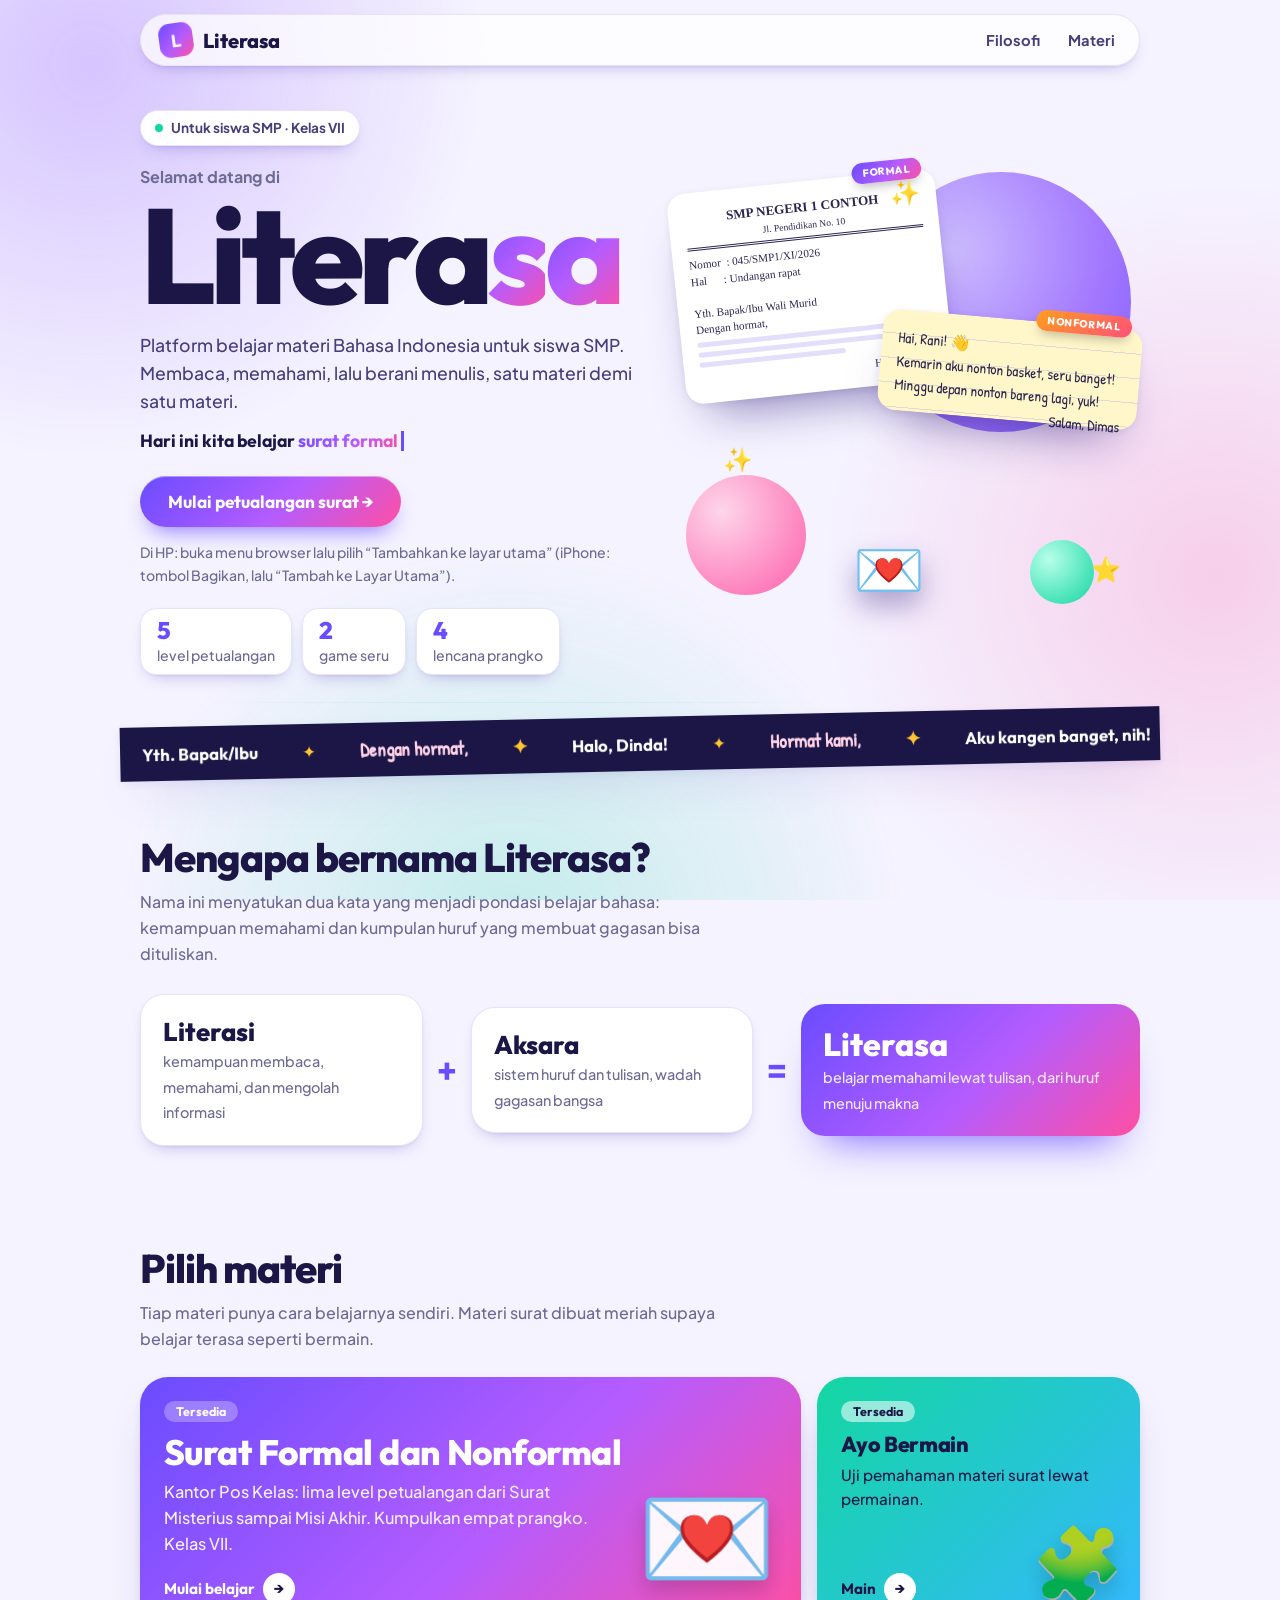
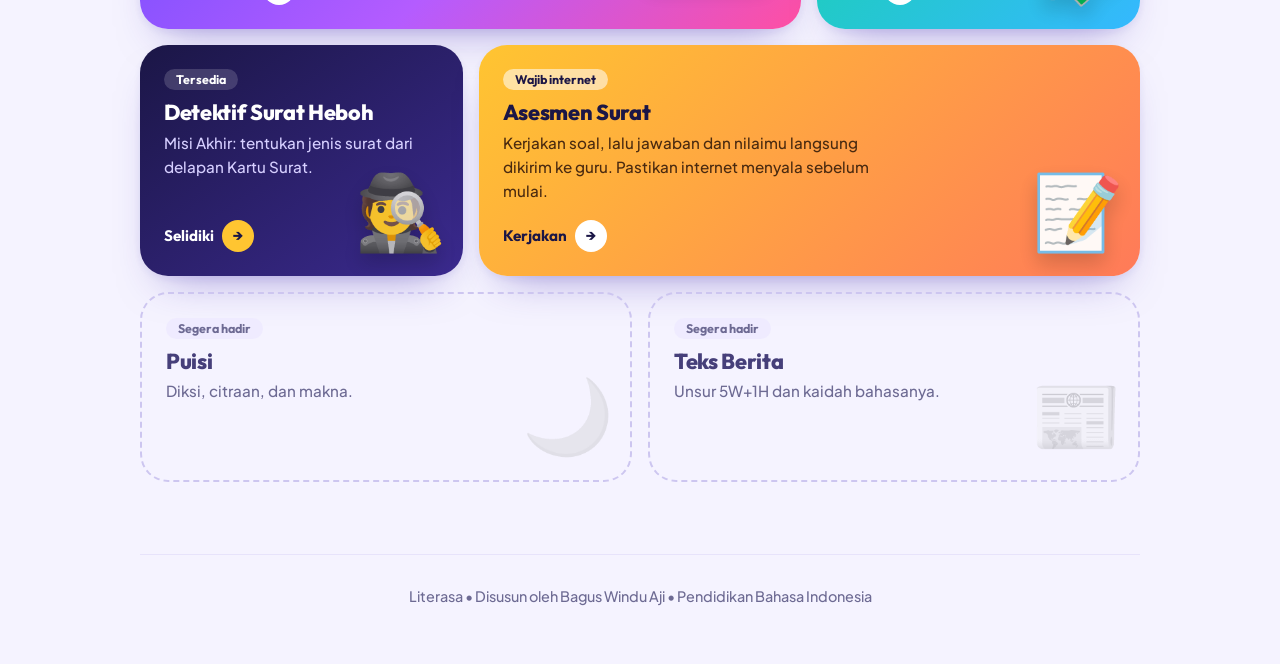
<file: index.html>
<!DOCTYPE html>
<html lang="id"><head><meta charset="utf-8">
<meta name="viewport" content="width=device-width, initial-scale=1">
<link rel="manifest" href="manifest.json"><meta name="theme-color" content="#6a4cff"><link rel="apple-touch-icon" href="icon-192.png"><meta name="mobile-web-app-capable" content="yes"><meta name="apple-mobile-web-app-capable" content="yes">
<title>Literasa | Belajar Bahasa Indonesia</title>
<link rel="preconnect" href="https://fonts.googleapis.com"><link href="https://fonts.googleapis.com/css2?family=Outfit:wght@500;700;800&family=Patrick+Hand&family=Plus+Jakarta+Sans:wght@400;500;700&display=swap" rel="stylesheet">
<link rel="stylesheet" href="literasa.css">
<style>
.w{max-width:1040px;margin:0 auto;padding:0 20px}
a{color:inherit}

/* ---- navigasi ---- */
nav{position:sticky;top:12px;z-index:30;display:flex;justify-content:space-between;align-items:center;margin:14px 0 0;padding:8px 10px 8px 18px;
  background:rgba(255,255,255,.72);backdrop-filter:blur(14px);-webkit-backdrop-filter:blur(14px);border:1px solid var(--line);border-radius:999px;box-shadow:var(--sh-s)}
.logo{display:flex;align-items:center;gap:10px;font:800 1.25rem var(--f-h);text-decoration:none}
.logo b{display:grid;place-items:center;width:34px;height:34px;border-radius:11px;background:var(--g1);color:#fff;font-size:1.1rem;transform:rotate(-8deg);transition:transform .4s var(--spring)}
.logo:hover b{transform:rotate(8deg) scale(1.1)}
nav .lk a{color:var(--ink2);text-decoration:none;font-weight:700;font-size:.92rem;padding:8px 14px;border-radius:999px;transition:background .2s,color .2s}
nav .lk a:hover{background:var(--tint);color:var(--v)}

/* ---- hero ---- */
.hero{display:grid;grid-template-columns:1.05fr .95fr;gap:24px;align-items:center;padding:44px 0 36px}
.pill{display:inline-flex;align-items:center;gap:8px;background:#fff;border:1px solid var(--line);border-radius:999px;padding:6px 14px;font-weight:700;font-size:.85rem;color:var(--ink2);box-shadow:var(--sh-s);animation:inn .6s both}
.pill i{width:8px;height:8px;border-radius:50%;background:var(--mint);box-shadow:0 0 0 0 rgba(20,214,162,.6);animation:ping 1.8s infinite}
@keyframes ping{70%{box-shadow:0 0 0 9px rgba(20,214,162,0)}100%{box-shadow:0 0 0 0 rgba(20,214,162,0)}}
.hi{margin:18px 0 0;font-weight:700;color:var(--mut);animation:inn .6s .08s both}
h1.wm{font:800 clamp(4rem,14vw,8.4rem)/.92 var(--f-h);margin:4px 0 14px;letter-spacing:-.045em;animation:inn .8s .14s both}
h1.wm span{display:inline-block;animation:letter 3.2s ease-in-out infinite}
h1.wm span:nth-child(odd){animation-delay:-1.6s}
@keyframes letter{50%{transform:translateY(-6px) rotate(-1.5deg)}}
h1.wm .g{background:var(--g1);-webkit-background-clip:text;background-clip:text;color:transparent}
.lead2{max-width:30em;font-size:1.1rem;color:var(--ink2);margin:0 0 14px;animation:inn .7s .22s both}
.type{font:700 1.1rem var(--f-h);margin:0 0 24px;color:var(--ink);animation:inn .7s .3s both}
.type b{background:var(--g1);-webkit-background-clip:text;background-clip:text;color:transparent}
.caret{display:inline-block;width:3px;height:1.15em;background:var(--v);vertical-align:-.2em;margin-left:3px;animation:blink 1s steps(1) infinite}
@keyframes blink{50%{opacity:0}}
.cta-row{display:flex;gap:12px;flex-wrap:wrap;align-items:center;animation:inn .7s .38s both}
.cta{font-size:1.08rem;padding:15px 28px}
.cta span{display:inline-block;transition:transform .3s var(--spring)}.cta:hover span{transform:translateX(5px)}
#ins{background:#fff;color:var(--v);box-shadow:var(--sh-s);border:1px solid var(--line)}
#ios{font-size:.88rem;color:var(--mut);margin:14px 0 0;max-width:34em;animation:inn .7s .44s both}
.stats{list-style:none;display:flex;gap:10px;flex-wrap:wrap;padding:0;margin:22px 0 0;animation:inn .7s .5s both}
.stats li{background:#fff;border:1px solid var(--line);border-radius:16px;padding:8px 16px;font-size:.88rem;color:var(--mut);box-shadow:var(--sh-s)}
.stats b{display:block;font:800 1.5rem/1.1 var(--f-h);color:var(--v)}

/* ---- panggung surat melayang ---- */
.stage{position:relative;height:460px}
.stage [data-depth]{position:absolute;transition:transform .25s ease-out}
.orb{border-radius:50%;filter:none}
.o1{width:260px;height:260px;right:2%;top:2%;background:radial-gradient(circle at 30% 30%,#c9b8ff,#9a6bff 60%,#6a4cff);opacity:.9}
.o2{width:120px;height:120px;left:2%;bottom:6%;background:radial-gradient(circle at 30% 30%,#ffd3e8,#ff4fa3);opacity:.9}
.o3{width:64px;height:64px;right:10%;bottom:4%;background:radial-gradient(circle at 30% 30%,#b7ffe9,#14d6a2)}
.ltr{width:58%}
.ltr .in{background:#fff;border-radius:18px;padding:16px 16px 14px;box-shadow:0 30px 50px -26px rgba(40,20,120,.6),0 2px 8px rgba(40,20,120,.08);font-size:.7rem;line-height:1.45;color:#2b2650}
.lt1{left:0;top:4%}.lt1 .in{transform:rotate(-6deg);animation:sw1 6s ease-in-out infinite alternate}
.lt2{right:0;top:34%;width:56%}.lt2 .in{transform:rotate(5deg);animation:sw2 7s ease-in-out infinite alternate;background:#fff7c9 repeating-linear-gradient(transparent 0 1.55em,rgba(106,76,255,.18) 1.55em calc(1.55em + 1px));font-family:"Patrick Hand","Comic Sans MS",cursive;font-size:.95rem;line-height:1.55em}
@keyframes sw1{to{transform:rotate(-3deg) translateY(-14px)}}
@keyframes sw2{to{transform:rotate(2deg) translateY(-18px)}}
.kopm{text-align:center;border-bottom:3px double #2b2650;padding-bottom:4px;margin-bottom:6px;font-family:"Times New Roman",serif}
.kopm b{display:block;font-size:.82rem}.kopm small{font-size:.6rem}
.lt1 .in{font-family:"Times New Roman",serif}
.lt1 .ln{display:block;height:5px;border-radius:3px;background:#e3defa;margin:5px 0}.lt1 .ln.s{width:62%}
.bdg{position:absolute;top:-12px;right:12px;font:800 .64rem var(--f-h);letter-spacing:.06em;color:#fff;border-radius:999px;padding:4px 11px;box-shadow:0 6px 12px -4px rgba(0,0,0,.3)}
.bdg.f{background:var(--g1)}.bdg.n{background:linear-gradient(135deg,#ff9f1c,#ff4f7a)}
.env{left:38%;bottom:2%;font-size:3.6rem;filter:drop-shadow(0 14px 14px rgba(40,20,120,.35))}
.env span{display:inline-block;animation:bob 2.6s ease-in-out infinite}
.spk{position:absolute;font-size:1.5rem;animation:tw 2.4s ease-in-out infinite}
@keyframes tw{50%{transform:scale(1.4) rotate(20deg);opacity:.6}}
.s1{left:46%;top:2%}.s2{right:4%;top:84%;animation-delay:-.8s}.s3{left:10%;top:60%;animation-delay:-1.5s}

/* ---- pita kata ---- */
.mq{overflow:hidden;margin:6px -20px 0;padding:14px 0;background:var(--ink);color:#fff;transform:rotate(-1.2deg);box-shadow:var(--sh)}
.mq div{display:flex;width:max-content;animation:mq 34s linear infinite}
.mq:hover div{animation-play-state:paused}
.mq span{font:700 1.05rem var(--f-h);padding:0 22px;white-space:nowrap;display:flex;align-items:center;gap:44px}
.mq span:after{content:"✦";color:var(--sun)}
.mq span:nth-child(even){color:#ffd3e8;font-family:"Patrick Hand","Comic Sans MS",cursive;font-size:1.2rem}
@keyframes mq{to{transform:translateX(-50%)}}

/* ---- bagian ---- */
section{padding:64px 0 8px}
h2{font:800 clamp(1.8rem,5vw,2.5rem)/1.1 var(--f-h);margin:0 0 10px;letter-spacing:-.025em}
.lead{color:var(--mut);max-width:38em;margin:0}
.eq{display:grid;grid-template-columns:1fr auto 1fr auto 1.2fr;gap:14px;align-items:center;margin:28px 0}
.t{border:1px solid var(--line);background:#fff;border-radius:24px;padding:20px 22px;box-shadow:var(--sh-s)}
.t b{display:block;font:800 1.6rem var(--f-h)}.t small{color:var(--mut);font-size:.9rem}
.op{font:700 2.2rem var(--f-h);color:var(--v);text-align:center;animation:bob 2.4s ease-in-out infinite}
.op:nth-of-type(2){animation-delay:-1.2s}
.t.r{background:var(--g1);color:#fff;border:0;box-shadow:0 26px 40px -24px rgba(106,76,255,.9)}
.t.r small{color:#f3ecff}.t.r b{font-size:2rem}

/* ---- kartu materi (bento) ---- */
.bento{display:grid;grid-template-columns:repeat(6,1fr);gap:16px;margin-top:26px}
.m{position:relative;overflow:hidden;display:flex;flex-direction:column;border-radius:28px;padding:24px;text-decoration:none;color:inherit;min-height:190px;
  background:#fff;border:1px solid var(--line);box-shadow:var(--sh-s);transition:transform .35s var(--spring),box-shadow .35s;grid-column:span 2}
.m h3{font:800 1.35rem/1.15 var(--f-h);margin:10px 0 6px}.m p{margin:0;font-size:.95rem;max-width:26em}
.tag{align-self:flex-start;display:inline-block;font:700 .78rem var(--f-h);border-radius:999px;padding:3px 12px;background:rgba(255,255,255,.28);backdrop-filter:blur(4px)}
.on{box-shadow:var(--sh)}
.on:hover{box-shadow:0 30px 50px -22px rgba(61,38,170,.6)}
.go{margin-top:auto;padding-top:16px;font:700 .95rem var(--f-h);display:flex;align-items:center;gap:8px}
.go i{font-style:normal;display:grid;place-items:center;width:32px;height:32px;border-radius:50%;background:#fff;color:var(--ink);transition:transform .35s var(--spring)}
.on:hover .go i{transform:translateX(6px) rotate(-12deg)}
.deco{position:absolute;right:16px;bottom:8px;font-size:4.6rem;opacity:.95;filter:drop-shadow(0 10px 10px rgba(0,0,0,.18));animation:bob 3.4s ease-in-out infinite;pointer-events:none}
.m.big{grid-column:span 4;background:var(--g1);color:#fff;border:0;min-height:240px}
.m.big h3{font-size:clamp(1.6rem,4vw,2.2rem)}.m.big p{color:#f7f1ff;font-size:1.02rem}.m.big .deco{font-size:7rem;right:24px}
.m.mint{background:var(--g2);border:0;color:var(--ink)}
.m.mint .tag{background:rgba(255,255,255,.55)}
.m.dark{background:linear-gradient(145deg,#1b1646,#3b2a8f);color:#fff;border:0}
.m.dark .tag{background:rgba(255,255,255,.16)}
.m.dark .go i{background:var(--sun)}
.m.dark p{color:#d6cfff}
.m.sun{background:var(--g3);border:0;color:var(--ink)}
.m.sun .tag{background:rgba(255,255,255,.55)}
.m.sun p{color:#4a2a10}
.m.wide{grid-column:span 4}
.m.off{grid-column:span 3}
.m.off{background:transparent;border:2px dashed #cdc6f0;box-shadow:none;color:var(--mut)}
.m.off h3{color:var(--ink2)}.m.off .tag{background:var(--tint);color:var(--mut)}
.m.off .deco{filter:grayscale(1);opacity:.35;animation:none}

footer{margin-top:64px;padding:30px 0 56px;color:var(--mut);font-size:.9rem;border-top:1px solid var(--line);text-align:center}

@media(max-width:820px){
  .hero{grid-template-columns:1fr;padding-top:28px}.stage{height:400px;max-width:460px;margin:0 auto;width:100%}
  .eq{grid-template-columns:1fr}.op{transform:rotate(90deg);animation:none}
  .bento{grid-template-columns:1fr}.m,.m.big,.m.wide,.m.off{grid-column:auto}
  nav .lk a{padding:8px 10px}
}
</style></head><body>
<script src="literasa.js"></script>
<div class="w">
<nav><a class="logo" href="#"><b>L</b>Literasa</a><div class="lk"><a href="#filosofi">Filosofi</a><a href="#materi">Materi</a></div></nav>

<header class="hero">
  <div>
    <span class="pill"><i></i>Untuk siswa SMP · Kelas VII</span>
    <p class="hi">Selamat datang di</p>
    <h1 class="wm" aria-label="Literasa"><span>L</span><span>i</span><span>t</span><span>e</span><span>r</span><span>a</span><span class="g">s</span><span class="g">a</span></h1>
    <p class="lead2">Platform belajar materi Bahasa Indonesia untuk siswa SMP. Membaca, memahami, lalu berani menulis, satu materi demi satu materi.</p>
    <p class="type">Hari ini kita belajar <b id="tw"></b><span class="caret" aria-hidden="true"></span></p>
    <div class="cta-row">
      <a class="btn cta" href="surat.html">Mulai petualangan surat <span>→</span></a>
      <button id="ins" class="btn" style="display:none">Pasang aplikasi</button>
    </div>
    <p id="ios">Di HP: buka menu browser lalu pilih “Tambahkan ke layar utama” (iPhone: tombol Bagikan, lalu “Tambah ke Layar Utama”).</p>
    <ul class="stats">
      <li><b data-n="5">0</b>level petualangan</li>
      <li><b data-n="2">0</b>game seru</li>
      <li><b data-n="4">0</b>lencana prangko</li>
    </ul>
  </div>

  <div class="stage" aria-hidden="true">
    <div class="orb o1" data-depth="1.6"></div>
    <div class="orb o2" data-depth="2.6"></div>
    <div class="orb o3" data-depth="3.4"></div>
    <div class="ltr lt1" data-depth="1.2"><div class="in"><span class="bdg f">FORMAL</span>
      <div class="kopm"><b>SMP NEGERI 1 CONTOH</b><small>Jl. Pendidikan No. 10</small></div>
      Nomor &nbsp;: 045/SMP1/XI/2026<br>Hal &nbsp;&nbsp;&nbsp;&nbsp;&nbsp;: Undangan rapat<br><br>Yth. Bapak/Ibu Wali Murid<br>Dengan hormat,
      <span class="ln"></span><span class="ln"></span><span class="ln s"></span>
      <div style="text-align:right">Hormat kami,</div></div></div>
    <div class="ltr lt2" data-depth="2.2"><div class="in"><span class="bdg n">NONFORMAL</span>
      Hai, Rani! 👋<br>Kemarin aku nonton basket, seru banget! Minggu depan nonton bareng lagi, yuk!<br><span style="float:right">Salam, Dimas</span></div></div>
    <div class="env" data-depth="3"><span>💌</span></div>
    <span class="spk s1">✨</span><span class="spk s2">⭐</span><span class="spk s3">✨</span>
  </div>
</header>

<div class="mq" aria-hidden="true"><div id="mq"></div></div>

<section id="filosofi">
<h2>Mengapa bernama Literasa?</h2>
<p class="lead">Nama ini menyatukan dua kata yang menjadi pondasi belajar bahasa: kemampuan memahami dan kumpulan huruf yang membuat gagasan bisa dituliskan.</p>
<div class="eq" role="img" aria-label="Literasi ditambah aksara menjadi Literasa">
<div class="t"><b>Literasi</b><small>kemampuan membaca, memahami, dan mengolah informasi</small></div>
<div class="op">+</div>
<div class="t"><b>Aksara</b><small>sistem huruf dan tulisan, wadah gagasan bangsa</small></div>
<div class="op">=</div>
<div class="t r"><b>Literasa</b><small>belajar memahami lewat tulisan, dari huruf menuju makna</small></div>
</div>
</section>

<section id="materi">
<h2>Pilih materi</h2>
<p class="lead">Tiap materi punya cara belajarnya sendiri. Materi surat dibuat meriah supaya belajar terasa seperti bermain.</p>
<div class="bento">
<a class="m on big" href="surat.html" data-tilt><span class="tag">Tersedia</span><h3>Surat Formal dan Nonformal</h3><p>Kantor Pos Kelas: lima level petualangan dari Surat Misterius sampai Misi Akhir. Kumpulkan empat prangko. Kelas VII.</p><span class="go">Mulai belajar <i>→</i></span><span class="deco">💌</span></a>
<a class="m on mint" href="ayo-bermain.html" data-tilt><span class="tag">Tersedia</span><h3>Ayo Bermain</h3><p>Uji pemahaman materi surat lewat permainan.</p><span class="go">Main <i>→</i></span><span class="deco">🧩</span></a>
<a class="m on dark" href="detektif-surat.html" data-tilt><span class="tag">Tersedia</span><h3>Detektif Surat Heboh</h3><p>Misi Akhir: tentukan jenis surat dari delapan Kartu Surat.</p><span class="go">Selidiki <i>→</i></span><span class="deco">🕵️</span></a>
<a class="m on sun wide" href="asesmen.html" data-tilt><span class="tag">Wajib internet</span><h3>Asesmen Surat</h3><p>Kerjakan soal, lalu jawaban dan nilaimu langsung dikirim ke guru. Pastikan internet menyala sebelum mulai.</p><span class="go">Kerjakan <i>→</i></span><span class="deco">📝</span></a>
<div class="m off"><span class="tag">Segera hadir</span><h3>Puisi</h3><p>Diksi, citraan, dan makna.</p><span class="deco">🌙</span></div>
<div class="m off"><span class="tag">Segera hadir</span><h3>Teks Berita</h3><p>Unsur 5W+1H dan kaidah bahasanya.</p><span class="deco">📰</span></div>
</div>
</section>

<footer>Literasa • Disusun oleh Bagus Windu Aji • Pendidikan Bahasa Indonesia</footer>
</div>

<script>if('serviceWorker' in navigator)addEventListener('load',()=>navigator.serviceWorker.register('sw.js').catch(()=>{}))</script>
<script>let dp;const ins=document.getElementById('ins');addEventListener('beforeinstallprompt',e=>{e.preventDefault();dp=e;ins.style.display='inline-block'});ins.onclick=()=>dp&&dp.prompt()</script>
<script>
/* pita kata berjalan */
(function(){var w=['Yth. Bapak/Ibu','Dengan hormat,','Halo, Dinda!','Hormat kami,','Aku kangen banget, nih!','Atas perhatian Bapak/Ibu, terima kasih','Salam sayang,','Sehubungan dengan','Gimana kabarmu?','Demikian surat ini kami sampaikan'];
var h=w.map(function(x){return '<span>'+x+'</span>'}).join('');document.getElementById('mq').innerHTML=h+h})();
/* ketik otomatis */
(function(){var w=['surat formal','surat nonformal','kop surat dan salam','bahasa baku dan akrab','ejaan yang benar'],el=document.getElementById('tw'),i=0,j=0,d=false;
if(Lit.RM){el.textContent=w[0];return}
function t(){var s=w[i];el.textContent=s.slice(0,j);
if(!d&&j<s.length){j++;setTimeout(t,70)}else if(!d){d=true;setTimeout(t,1400)}else if(j>0){j--;setTimeout(t,35)}else{d=false;i=(i+1)%w.length;setTimeout(t,250)}}t()})();
/* angka menghitung naik */
document.querySelectorAll('.stats b').forEach(function(b){Lit.count(b,+b.dataset.n,1200)});
Lit.reveal(document,'.t,.m');
</script>
</body></html>
</file>
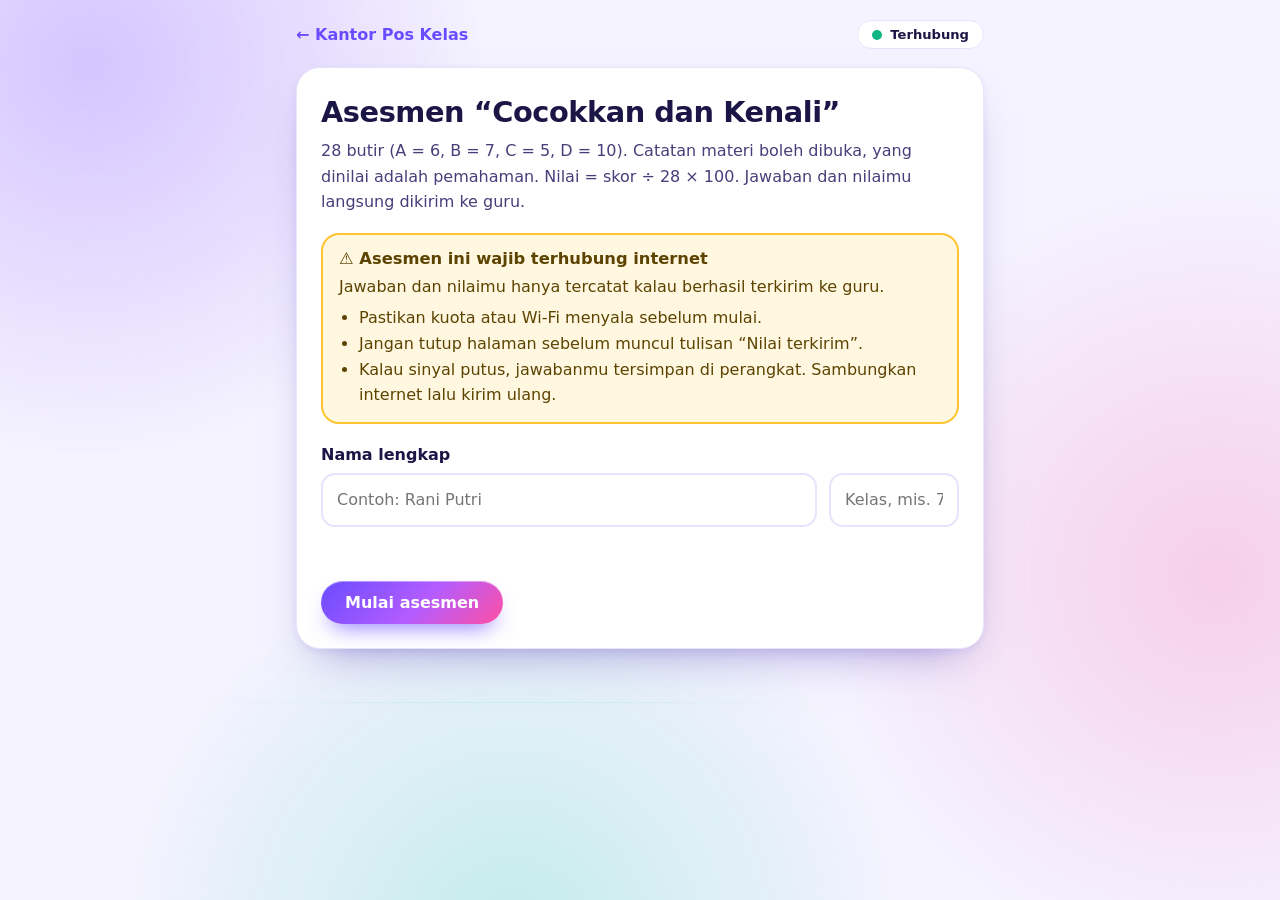
<file: asesmen.html>
<!DOCTYPE html>
<html lang="id">
<head>
<meta charset="utf-8">
<meta name="viewport" content="width=device-width, initial-scale=1">
<meta name="theme-color" content="#6a4cff">
<title>Asesmen | Literasa</title>
<link rel="manifest" href="manifest.json">
<link rel="stylesheet" href="literasa.css">
<style>
.wrap{max-width:720px;margin:0 auto;padding:20px 16px 80px}
.top{display:flex;align-items:center;justify-content:space-between;gap:12px;margin-bottom:18px}
.back{color:var(--v);font-weight:700;text-decoration:none}
.pill{display:inline-flex;align-items:center;gap:8px;padding:6px 14px;border-radius:999px;font:700 .82rem var(--f-h);background:var(--card);border:1px solid var(--line)}
.pill i{width:10px;height:10px;border-radius:50%;background:var(--bad);display:block}
.pill.on i{background:var(--ok)}
.card{background:var(--card);border:1px solid var(--line);border-radius:24px;padding:24px;box-shadow:var(--sh);animation:inn .5s both}
h1{margin:.1em 0 .3em;font-size:1.8rem;line-height:1.2}
.sub{color:var(--ink2);margin:0 0 6px}
.warn{background:#fff7e0;border:2px solid var(--sun);border-radius:18px;padding:14px 16px;margin:18px 0;color:#5c4300}
.warn b{display:block;font:700 1.02rem var(--f-h);margin-bottom:6px}
.warn ul{margin:6px 0 0;padding-left:20px}
.alert{background:#ffe9ed;border:2px solid var(--bad);color:#7a1226;border-radius:14px;padding:10px 14px;margin:12px 0;font-weight:600}
label{display:block;font-weight:700;margin:16px 0 6px}
input[type=text],textarea{width:100%;font:inherit;padding:12px 14px;border:2px solid var(--line);border-radius:14px;background:#fff;color:var(--ink)}
input:focus,textarea:focus{outline:none;border-color:var(--v)}
.row{display:grid;grid-template-columns:1fr 130px;gap:12px}
.err{color:var(--bad);font-weight:700;min-height:1.4em;margin:10px 0 0}
.actions{display:flex;gap:10px;justify-content:space-between;margin-top:22px;flex-wrap:wrap}
.btn.ghost{background:var(--tint);color:var(--v);box-shadow:none}
.btn.ghost:disabled{background:var(--tint);color:#a9a5cf}
.meta{display:flex;justify-content:space-between;align-items:center;font:700 .9rem var(--f-h);color:var(--mut);margin-bottom:8px}
.track{height:10px;background:var(--tint);border-radius:99px;overflow:hidden;margin-bottom:20px}
.track div{height:100%;width:0;background:var(--g1);border-radius:99px;transition:width .4s var(--spring)}
.q{font:600 1.15rem/1.5 var(--f-b);margin:0 0 16px}
.opt{display:flex;gap:12px;align-items:center;width:100%;text-align:left;font:inherit;font-weight:600;color:var(--ink);background:#fff;border:2px solid var(--line);border-radius:16px;padding:12px 14px;margin-bottom:10px;cursor:pointer;transition:border-color .2s,background .2s}
.opt:hover{border-color:var(--v2)}
.opt i{flex:none;width:32px;height:32px;border-radius:10px;background:var(--tint);color:var(--v);display:grid;place-items:center;font:700 .95rem var(--f-h);font-style:normal}
.opt.sel{border-color:var(--v);background:var(--tint)}
.opt.sel i{background:var(--v);color:#fff}
.skor{font:800 4rem/1 var(--f-h);margin:10px 0;background:var(--g1);-webkit-background-clip:text;background-clip:text;color:transparent}
.center{text-align:center}
[hidden]{display:none!important}
@media(max-width:480px){.row{grid-template-columns:1fr}}
</style>
</head>
<body>
<div class="aurora"><i></i><i></i><i></i></div>
<main class="wrap">
  <div class="top">
    <a class="back" href="surat.html">← Kantor Pos Kelas</a>
    <span class="pill" id="net"><i></i><span>Memeriksa…</span></span>
  </div>

  <!-- 1. Gerbang: peringatan wajib internet -->
  <section class="card" id="gate">
    <h1>Asesmen “Cocokkan dan Kenali”</h1>
    <p class="sub">28 butir (A = 6, B = 7, C = 5, D = 10). Catatan materi boleh dibuka, yang dinilai adalah pemahaman. Nilai = skor ÷ 28 × 100. Jawaban dan nilaimu langsung dikirim ke guru.</p>

    <div class="warn" role="alert">
      <b>⚠️ Asesmen ini wajib terhubung internet</b>
      Jawaban dan nilaimu hanya tercatat kalau berhasil terkirim ke guru.
      <ul>
        <li>Pastikan kuota atau Wi-Fi menyala sebelum mulai.</li>
        <li>Jangan tutup halaman sebelum muncul tulisan “Nilai terkirim”.</li>
        <li>Kalau sinyal putus, jawabanmu tersimpan di perangkat. Sambungkan internet lalu kirim ulang.</li>
      </ul>
    </div>
    <div class="alert" id="offmsg" hidden>Kamu sedang offline. Tombol mulai aktif lagi setelah internet tersambung.</div>

    <label for="nama">Nama lengkap</label>
    <div class="row">
      <input type="text" id="nama" maxlength="80" autocomplete="name" placeholder="Contoh: Rani Putri">
      <input type="text" id="kelas" maxlength="10" placeholder="Kelas, mis. 7A" aria-label="Kelas">
    </div>
    <p class="err" id="err" role="status"></p>
    <div class="actions">
      <button class="btn" id="mulai" type="button">Mulai asesmen</button>
    </div>
  </section>

  <!-- 2. Soal -->
  <section class="card" id="quiz" hidden>
    <div class="alert" id="qwarn" hidden>Koneksi terputus. Kamu masih bisa menjawab, tapi internet harus menyala saat menekan Kirim.</div>
    <div class="meta"><span id="no"></span><span id="who"></span></div>
    <div class="track"><div id="bar"></div></div>
    <p class="q" id="teks"></p>
    <div id="opsi"></div>
    <div class="actions">
      <button class="btn ghost" id="prev" type="button">Sebelumnya</button>
      <button class="btn" id="next" type="button">Berikutnya</button>
      <button class="btn" id="kirim" type="button" hidden>Selesai dan kirim</button>
    </div>
  </section>

  <!-- 3. Pengiriman dan hasil -->
  <section class="card center" id="done" hidden>
    <h1 id="djudul">Mengirim jawaban…</h1>
    <div class="skor" id="dskor" hidden></div>
    <p class="sub" id="dstat"></p>
    <div class="actions" style="justify-content:center">
      <button class="btn" id="retry" type="button" hidden>Kirim ulang</button>
      <a class="btn" id="home" href="index.html" hidden>Kembali ke beranda</a>
    </div>
  </section>
</main>

<script src="literasa.js"></script>
<script>
/* ===== PENGATURAN: ganti dua baris ini ===== */
const URL_SHEET='https://script.google.com/macros/s/AKfycbwFCL63pGOHvuKoaRkBm-42TkDyTvO5XP1CRuWXlyzCvtlPJYQ_rrcRjEfqVhOOM5OO/exec';
const SECRET='BAGUSWINDUAJI';

/* ===== SOAL: 28 butir “Cocokkan dan Kenali” (A=6, B=7, C=5, D=10).
   Kunci jawaban TIDAK ada di sini, hanya di Code.gs (Apps Script),
   jadi tidak bisa diintip siswa lewat “lihat sumber halaman”. ===== */
const SOAL=[
 {"id": "q1", "tipe": "pg", "teks": "Bagian A. Struktur surat formal: <i>SMP NEGERI 3 CONTOH, Jalan Merdeka No. 5 (bagian paling atas)</i>", "opsi": ["Kop surat", "Nomor surat", "Lampiran", "Hal (perihal)", "Tempat dan tanggal", "Alamat tujuan", "Salam pembuka", "Salam penutup", "Tanda tangan dan nama terang"]},
 {"id": "q2", "tipe": "pg", "teks": "Bagian A. Struktur surat formal: <i>Nomor: 118/SMP3/XI/2026</i>", "opsi": ["Kop surat", "Nomor surat", "Lampiran", "Hal (perihal)", "Tempat dan tanggal", "Alamat tujuan", "Salam pembuka", "Salam penutup", "Tanda tangan dan nama terang"]},
 {"id": "q3", "tipe": "pg", "teks": "Bagian A. Struktur surat formal: <i>Lampiran: 2 berkas</i>", "opsi": ["Kop surat", "Nomor surat", "Lampiran", "Hal (perihal)", "Tempat dan tanggal", "Alamat tujuan", "Salam pembuka", "Salam penutup", "Tanda tangan dan nama terang"]},
 {"id": "q4", "tipe": "pg", "teks": "Bagian A. Struktur surat formal: <i>Hal: Permohonan peminjaman lapangan</i>", "opsi": ["Kop surat", "Nomor surat", "Lampiran", "Hal (perihal)", "Tempat dan tanggal", "Alamat tujuan", "Salam pembuka", "Salam penutup", "Tanda tangan dan nama terang"]},
 {"id": "q5", "tipe": "pg", "teks": "Bagian A. Struktur surat formal: <i>Yth. Ketua RW 05 di Tempat</i>", "opsi": ["Kop surat", "Nomor surat", "Lampiran", "Hal (perihal)", "Tempat dan tanggal", "Alamat tujuan", "Salam pembuka", "Salam penutup", "Tanda tangan dan nama terang"]},
 {"id": "q6", "tipe": "pg", "teks": "Bagian A. Struktur surat formal: <i>Hormat kami,</i>", "opsi": ["Kop surat", "Nomor surat", "Lampiran", "Hal (perihal)", "Tempat dan tanggal", "Alamat tujuan", "Salam pembuka", "Salam penutup", "Tanda tangan dan nama terang"]},
 {"id": "q7", "tipe": "pg", "teks": "Bagian B. Struktur surat nonformal: <i>[1] Surabaya, 12 November 2026</i>", "opsi": ["Tempat dan tanggal", "Salam pembuka", "Pembuka isi", "Isi surat", "Penutup isi", "Salam penutup", "Nama pengirim"]},
 {"id": "q8", "tipe": "pg", "teks": "Bagian B. Struktur surat nonformal: <i>[2] Hai, Fira!</i>", "opsi": ["Tempat dan tanggal", "Salam pembuka", "Pembuka isi", "Isi surat", "Penutup isi", "Salam penutup", "Nama pengirim"]},
 {"id": "q9", "tipe": "pg", "teks": "Bagian B. Struktur surat nonformal: <i>[3] Apa kabar? Semoga kamu dan keluargamu sehat, ya.</i>", "opsi": ["Tempat dan tanggal", "Salam pembuka", "Pembuka isi", "Isi surat", "Penutup isi", "Salam penutup", "Nama pengirim"]},
 {"id": "q10", "tipe": "pg", "teks": "Bagian B. Struktur surat nonformal: <i>[4] Aku mau cerita kalau minggu lalu kelasku ikut lomba mading dan dapat juara dua. ...</i>", "opsi": ["Tempat dan tanggal", "Salam pembuka", "Pembuka isi", "Isi surat", "Penutup isi", "Salam penutup", "Nama pengirim"]},
 {"id": "q11", "tipe": "pg", "teks": "Bagian B. Struktur surat nonformal: <i>[5] Kapan-kapan main ke sekolahku, yuk. Balas suratku, ya.</i>", "opsi": ["Tempat dan tanggal", "Salam pembuka", "Pembuka isi", "Isi surat", "Penutup isi", "Salam penutup", "Nama pengirim"]},
 {"id": "q12", "tipe": "pg", "teks": "Bagian B. Struktur surat nonformal: <i>[6] Salam hangat,</i>", "opsi": ["Tempat dan tanggal", "Salam pembuka", "Pembuka isi", "Isi surat", "Penutup isi", "Salam penutup", "Nama pengirim"]},
 {"id": "q13", "tipe": "pg", "teks": "Bagian B. Struktur surat nonformal: <i>[7] Gita</i>", "opsi": ["Tempat dan tanggal", "Salam pembuka", "Pembuka isi", "Isi surat", "Penutup isi", "Salam penutup", "Nama pengirim"]},
 {"id": "q14", "tipe": "pg", "teks": "Bagian C. Kaidah: “Saya memohon izin tidak mengikuti pelajaran karena sakit.”", "opsi": ["Ragam bahasa baku", "Ragam bahasa akrab", "Kata sapaan hormat", "Ungkapan santun"]},
 {"id": "q15", "tipe": "pg", "teks": "Bagian C. Kaidah: “Gimana kabarmu? Aku kangen banget, nih.”", "opsi": ["Ragam bahasa baku", "Ragam bahasa akrab", "Kata sapaan hormat", "Ungkapan santun"]},
 {"id": "q16", "tipe": "pg", "teks": "Bagian C. Kaidah: “Atas perhatian Bapak/Ibu, kami mengucapkan terima kasih.”", "opsi": ["Ragam bahasa baku", "Ragam bahasa akrab", "Kata sapaan hormat", "Ungkapan santun"]},
 {"id": "q17", "tipe": "pg", "teks": "Bagian C. Penulisan yang benar", "opsi": ["Rapat dilaksanakan dirumah Ketua RW hari sabtu.", "Rapat dilaksanakan di rumah Ketua RW pada hari Sabtu."]},
 {"id": "q18", "tipe": "pg", "teks": "Bagian C. Penulisan yang benar", "opsi": ["Kami mohon ijin dan mengucapkan terimakasih.", "Kami mohon izin dan mengucapkan terima kasih."]},
 {"id": "q19", "tipe": "pg", "teks": "Bagian D no. 1: jenis surat ini? “Yth. Bapak/Ibu Guru SMP Negeri 3 Contoh. Dengan hormat, kami mengundang Bapak/Ibu menghadiri rapat persiapan perpisahan ... Atas kehadiran Bapak/Ibu, kami mengucapkan terima kasih.”", "opsi": ["Formal", "Nonformal"]},
 {"id": "q20", "tipe": "pg", "teks": "Bagian D no. 1: petunjuk yang paling tepat?", "opsi": ["Memakai “Yth.”, “Dengan hormat”, dan bahasa baku", "Memakai kata “kamu” dan “nih”", "Ditulis dengan tulisan tangan", "Tidak menyebut hari dan tanggal"]},
 {"id": "q21", "tipe": "pg", "teks": "Bagian D no. 2: jenis surat ini? “Hai, Salsa! Gimana liburanmu? Aku kemarin ikut ayah mancing ... Besok main ke rumahku, yuk!”", "opsi": ["Formal", "Nonformal"]},
 {"id": "q22", "tipe": "pg", "teks": "Bagian D no. 2: petunjuk yang paling tepat?", "opsi": ["Memakai kop surat dan nomor surat", "Ditujukan kepada lembaga", "Sapaan akrab dan bahasa santai kepada teman", "Memakai kata “mohon” dan “berkenan”"]},
 {"id": "q23", "tipe": "pg", "teks": "Bagian D no. 3: jenis surat ini? “Dengan hormat, saya yang bertanda tangan di bawah ini, Doni Saputra, murid kelas VII C, mohon izin tidak mengikuti pelajaran ... Demikian surat ini saya sampaikan. Hormat saya, Doni Saputra.”", "opsi": ["Formal", "Nonformal"]},
 {"id": "q24", "tipe": "pg", "teks": "Bagian D no. 3: petunjuk yang paling tepat?", "opsi": ["Isinya cerita pengalaman pribadi", "Tujuan memohon izin resmi kepada sekolah dan bahasa baku", "Memakai sapaan nama panggilan", "Memakai salam penutup “Salam sayang”"]},
 {"id": "q25", "tipe": "pg", "teks": "Bagian D no. 4: jenis surat ini? “Kakek tersayang, Dinda dan keluarga di sini sehat-sehat saja. Kakek jangan lupa jaga kesehatan, ya. Dinda kangen sekali pada Kakek. Salam sayang, Dinda.”", "opsi": ["Formal", "Nonformal"]},
 {"id": "q26", "tipe": "pg", "teks": "Bagian D no. 4: petunjuk yang paling tepat?", "opsi": ["Ditujukan kepada kakek dengan tujuan menyampaikan kabar dan rindu", "Memakai nomor surat dan lampiran", "Memakai “Yth.” dan “Hormat kami”", "Bahasanya baku dan lugas tanpa sapaan akrab"]},
 {"id": "q27", "tipe": "pg", "teks": "Bagian D no. 5: jenis surat ini? “Kepada sahabatku Tika, terima kasih banyak atas bantuanmu kemarin. Semoga kamu selalu sehat dan bahagia. Aku sangat senang punya sahabat sepertimu.”", "opsi": ["Formal", "Nonformal"]},
 {"id": "q28", "tipe": "pg", "teks": "Bagian D no. 5: petunjuk yang paling tepat?", "opsi": ["Bahasanya sopan, jadi pasti formal", "Ditujukan kepada sahabat, tujuan ucapan terima kasih pribadi, tanpa kop, nomor, atau hal", "Memakai kop surat", "Memakai “Yth.”"]}
];

const SK='literasa_asesmen_v2';
const $=s=>document.querySelector(s);
let st=null,idx=0,mengirim=false;

const load=()=>{try{return JSON.parse(localStorage.getItem(SK)||'null')}catch(e){return null}};
const save=()=>{try{localStorage.setItem(SK,JSON.stringify(st))}catch(e){}};
const uid=()=>(crypto.randomUUID&&crypto.randomUUID())||Date.now()+'-'+Math.random().toString(36).slice(2);
function show(id){['gate','quiz','done'].forEach(x=>$('#'+x).hidden=(x!==id));window.scrollTo(0,0)}

/* ---------- status koneksi ---------- */
function net(){
  const on=navigator.onLine;
  $('#net').className='pill'+(on?' on':'');
  $('#net span').textContent=on?'Terhubung':'Tidak ada internet';
  $('#mulai').disabled=!on;
  $('#offmsg').hidden=on;
  $('#qwarn').hidden=on;
  if(on&&st&&st.selesai&&!$('#done').hidden&&!mengirim)kirim();
}
addEventListener('online',net);
addEventListener('offline',net);

async function cekServer(){
  if(!navigator.onLine)return false;
  const c=new AbortController(),t=setTimeout(()=>c.abort(),8000);
  try{
    const r=await fetch(URL_SHEET+'?ping='+Date.now(),{signal:c.signal,cache:'no-store'});
    const j=await r.json();
    return !!j.ok;
  }catch(e){return false}
  finally{clearTimeout(t)}
}

/* ---------- mulai ---------- */
async function mulai(){
  const nama=$('#nama').value.trim(),kelas=$('#kelas').value.trim().toUpperCase();
  if(nama.length<3||!kelas){$('#err').textContent='Isi nama lengkap dan kelas dulu.';return}
  $('#err').textContent='';
  const b=$('#mulai');b.disabled=true;b.textContent='Memeriksa koneksi…';
  const ok=await cekServer();
  b.textContent='Mulai asesmen';b.disabled=!navigator.onLine;
  if(!ok){$('#err').textContent='Belum bisa terhubung ke server guru. Pastikan internet menyala, lalu coba lagi.';return}

  const lama=load();
  if(lama&&lama.nama===nama&&lama.kelas===kelas){st=lama}
  else{st={id:uid(),nama,kelas,mulai:new Date().toISOString(),jawaban:{},selesai:false,idx:0};save()}

  $('#who').textContent=st.nama+' · '+st.kelas;
  if(st.selesai){show('done');kirim();return}
  idx=st.idx||0;show('quiz');render();
}
$('#mulai').onclick=mulai;

/* ---------- tampil soal ---------- */
function render(){
  const q=SOAL[idx];st.idx=idx;save();
  $('#no').textContent='Soal '+(idx+1)+' dari '+SOAL.length;
  $('#bar').style.width=((idx+1)/SOAL.length*100)+'%';
  $('#teks').innerHTML=q.teks; // teks soal tulisanmu sendiri (boleh memuat <i>)
  const box=$('#opsi');box.innerHTML='';
  if(q.tipe==='pg'){
    q.opsi.forEach((t,i)=>{
      const b=document.createElement('button');
      b.type='button';b.className='opt'+(st.jawaban[q.id]===i?' sel':'');
      const k=document.createElement('i'),s=document.createElement('span');
      k.textContent='ABCDEFGHI'[i];s.textContent=t;b.append(k,s);
      b.onclick=()=>{st.jawaban[q.id]=i;save();render()};
      box.appendChild(b);
    });
  }else{
    const t=document.createElement('textarea');
    t.rows=5;t.maxLength=600;t.placeholder='Tulis jawabanmu di sini…';t.value=st.jawaban[q.id]||'';
    t.setAttribute('aria-label','Jawaban uraian');
    t.oninput=()=>{st.jawaban[q.id]=t.value;save()};
    box.appendChild(t);
  }
  $('#prev').disabled=idx===0;
  const akhir=idx===SOAL.length-1;
  $('#next').hidden=akhir;$('#kirim').hidden=!akhir;
}
$('#prev').onclick=()=>{if(idx>0){idx--;render()}};
$('#next').onclick=()=>{if(idx<SOAL.length-1){idx++;render()}};

$('#kirim').onclick=()=>{
  const kosong=SOAL.filter(q=>q.tipe==='pg'?typeof st.jawaban[q.id]!=='number':!String(st.jawaban[q.id]||'').trim()).length;
  if(kosong&&!confirm('Masih ada '+kosong+' soal belum dijawab. Tetap kirim?'))return;
  if(!navigator.onLine){alert('Kamu sedang offline. Sambungkan internet dulu, lalu tekan Selesai dan kirim lagi.');return}
  st.selesai=true;save();show('done');kirim();
};

/* ---------- kirim ke guru ---------- */
async function kirim(){
  if(mengirim||!st)return;
  mengirim=true;
  $('#djudul').textContent='Mengirim jawaban…';
  $('#dskor').hidden=true;$('#retry').hidden=true;$('#home').hidden=true;
  $('#dstat').textContent='Jangan tutup halaman ini.';
  try{
    const r=await fetch(URL_SHEET,{
      method:'POST',
      headers:{'Content-Type':'text/plain;charset=utf-8'},
      body:JSON.stringify({secret:SECRET,id:st.id,nama:st.nama,kelas:st.kelas,mulai:st.mulai,jawaban:st.jawaban})
    });
    const j=await r.json();
    if(!j.ok)throw new Error(j.error||'Server menolak data');
    localStorage.removeItem(SK);
    $('#djudul').textContent='Nilai terkirim ✅';
    $('#dskor').textContent=j.skor;$('#dskor').hidden=false;
    $('#dstat').textContent='Benar '+j.benar+' dari '+j.total+' butir. Nilaimu sudah masuk ke guru.';
    if(window.Lit&&j.skor>=75)Lit.confetti();
    $('#home').hidden=false;
    st=null;
  }catch(e){
    $('#djudul').textContent='Belum terkirim';
    $('#dstat').textContent='Jawabanmu aman tersimpan di perangkat ini. Pastikan internet menyala, lalu tekan Kirim ulang. Jangan hapus data browser. ('+(e.message||'koneksi gagal')+')';
    $('#retry').hidden=false;
  }finally{mengirim=false}
}
$('#retry').onclick=()=>{if(!navigator.onLine){alert('Internet belum tersambung.');return}kirim()};

/* ---------- cegah tertutup tanpa sengaja ---------- */
addEventListener('beforeunload',e=>{if(st){e.preventDefault();e.returnValue=''}});

/* ---------- pulihkan sesi yang belum terkirim ---------- */
(function(){
  const lama=load();
  if(lama){$('#nama').value=lama.nama;$('#kelas').value=lama.kelas;
    $('#err').style.color='var(--ink2)';
    $('#err').textContent=lama.selesai?'Ada jawaban yang belum terkirim. Tekan Mulai untuk mengirimnya.':'Ada asesmen yang belum selesai. Tekan Mulai untuk melanjutkan.'}
  net();
})();
</script>
</body>
</html>
</file>
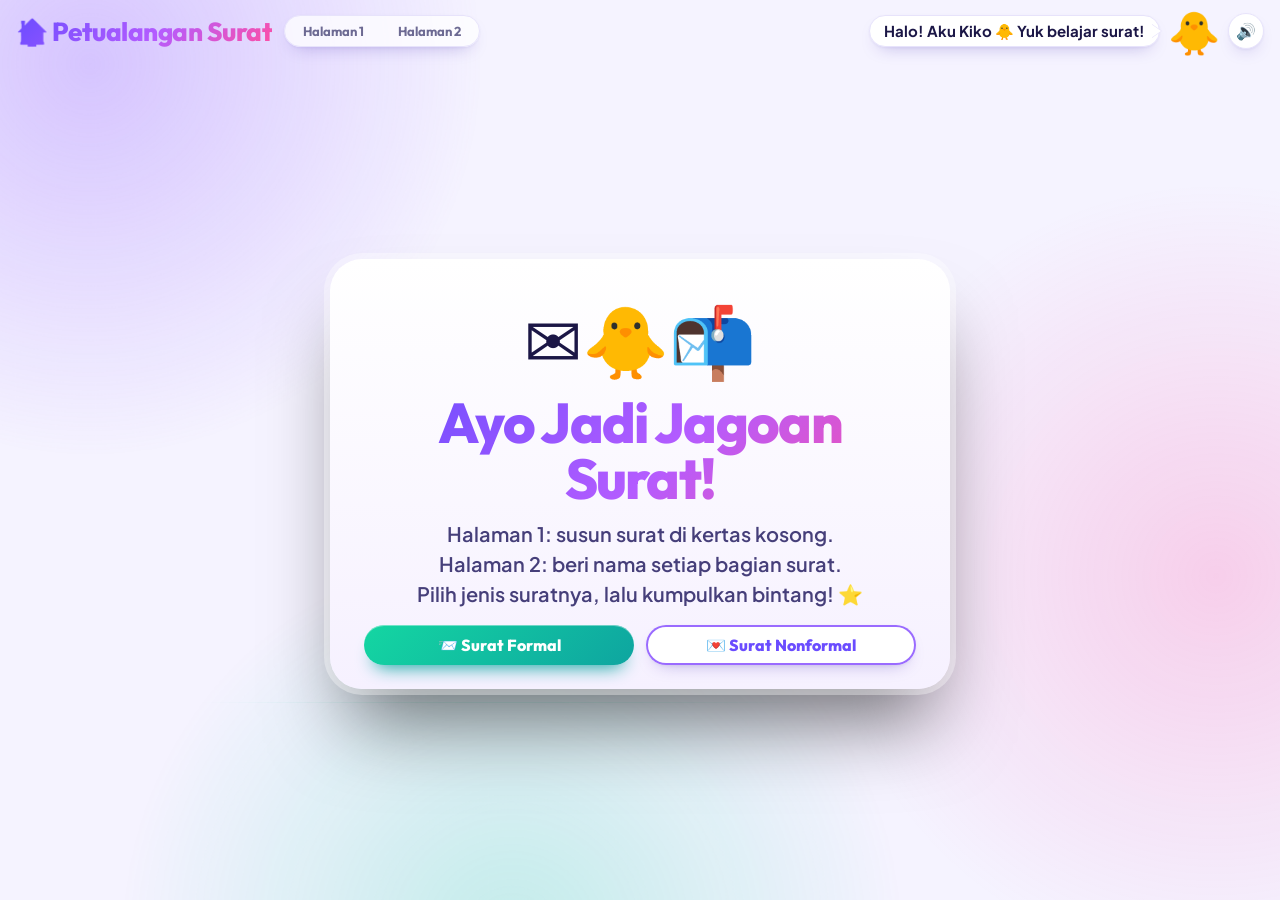
<file: ayo-bermain.html>
<!DOCTYPE html>
<html lang="id">
<head>
<meta charset="UTF-8">
<meta name="viewport" content="width=device-width, initial-scale=1">
<title>Petualangan Surat</title>
<link rel="icon" href="data:image/svg+xml,<svg xmlns=%27http://www.w3.org/2000/svg%27 viewBox=%270 0 100 100%27><text y=%27.9em%27 font-size=%2790%27>✉️</text></svg>">
<link href="https://fonts.googleapis.com/css2?family=Outfit:wght@500;700;800&family=Patrick+Hand&family=Plus+Jakarta+Sans:wght@500;700&display=swap" rel="stylesheet">
<link rel="stylesheet" href="literasa.css">
<style>*{box-sizing:border-box}
html,body{height:100%;margin:0;overflow:hidden}
body{font-family:var(--f-b);color:var(--ink);display:flex;flex-direction:column;--fs:clamp(9.5px,1.55vh,15px)}
header{display:flex;align-items:center;gap:12px;padding:6px 16px;height:62px;position:relative;z-index:2}
.logo{font:800 clamp(18px,3.2vh,26px) var(--f-h);letter-spacing:-.02em;white-space:nowrap;background:var(--g1);-webkit-background-clip:text;background-clip:text;color:transparent}
.logo a{color:inherit!important}
.steps{display:flex;gap:6px;padding:4px;background:rgba(255,255,255,.75);border:1px solid var(--line);border-radius:999px;box-shadow:var(--sh-s)}
.pill{padding:3px 14px;border-radius:999px;font:700 13px var(--f-h);color:var(--mut);transition:.3s var(--spring)}
.pill.on{background:var(--g1);color:#fff;box-shadow:0 8px 14px -8px rgba(106,76,255,.9)}
.mas{margin-left:auto;display:flex;align-items:center;gap:8px;min-width:0}
.bubble{background:#fff;border:1px solid var(--line);border-radius:18px;padding:5px 14px;font:700 clamp(12px,1.9vh,15px) var(--f-b);max-width:46vw;position:relative;box-shadow:var(--sh-s);animation:inn .4s both}
.bubble::after{content:"";position:absolute;right:-9px;top:50%;margin-top:-7px;border:7px solid transparent;border-left:10px solid #fff;filter:drop-shadow(1px 0 0 var(--line))}
.bird{font-size:42px;animation:hop 1.6s infinite}
@keyframes hop{50%{transform:translateY(-6px) rotate(6deg)}}
.snd{border:1px solid var(--line);background:#fff;border-radius:50%;width:36px;height:36px;font-size:16px;cursor:pointer;padding:0;box-shadow:var(--sh-s);transition:transform .3s var(--spring)}
.snd:hover{transform:scale(1.12) rotate(-8deg)}.snd:active{transform:scale(.9)}
main{flex:1;min-height:0;display:grid;grid-template-columns:minmax(0,1fr) clamp(260px,34vw,420px);gap:14px;padding:0 14px 14px;position:relative;z-index:2}
.paper{background:#fff;border:1px solid var(--line);border-radius:22px;padding:10px 16px;font-family:"Times New Roman",serif;font-size:var(--fs);line-height:1.3;display:flex;flex-direction:column;gap:4px;min-height:0;overflow:auto;box-shadow:var(--sh);color:#111}
.side{display:flex;flex-direction:column;gap:10px;min-height:0}
.pool{flex:1;min-height:0;background:rgba(255,255,255,.72);backdrop-filter:blur(10px);border:1px solid var(--line);border-radius:22px;padding:10px;overflow:auto;column-count:2;column-gap:8px;box-shadow:var(--sh-s);font-size:calc(var(--fs)*.9)}
.pool h3{column-span:all;margin:0 0 8px;font:800 15px var(--f-h);text-align:center;color:var(--ink2)}
.pool .chip{break-inside:avoid;margin:0 0 8px;padding:7px 9px;border-radius:14px;border:2px solid #fff;box-shadow:0 8px 14px -8px rgba(40,20,120,.5);background:var(--c);color:#111;font-family:"Times New Roman",serif;transition:transform .25s var(--spring),box-shadow .25s}
.pool .chip:hover{transform:translateY(-3px) rotate(-.8deg);box-shadow:0 14px 20px -10px rgba(40,20,120,.55)}
.pool .chip.big{column-span:all}
.pool .chip.nm,.row .chip{font-family:var(--f-h);font-weight:700;text-align:center;font-size:calc(var(--fs)*1.05)}
.chip{cursor:grab;touch-action:none;user-select:none}
.chip:active{cursor:grabbing}
.chip p{margin:0 0 4px}
.ghost{position:fixed;z-index:950;pointer-events:none;transform:rotate(-4deg) scale(1.06);border-radius:14px;border:2px solid #fff;padding:7px 9px;box-shadow:0 22px 30px -10px rgba(40,20,120,.6);font-size:12px;background:var(--c);color:#111;font-family:"Times New Roman",serif}
.ghost.nm{font-family:var(--f-h);font-weight:700;font-size:14px}
.slot{border:2px dashed #cbbff7;border-radius:12px;padding:2px 6px;flex:var(--g) 1 0;min-height:min-content;background:#faf8ff;transition:.2s;display:flex;flex-direction:column;justify-content:center}
.slot .ph{color:#a79ad8;font:700 calc(var(--fs)*.95) var(--f-b)}
.slot.full{border-style:solid;border-color:#e0d8ff;background:#fff}
.paper .slot .chip{background:none;border:0;box-shadow:none;padding:0;margin:0}
.paper .slot .chip:hover{transform:none;box-shadow:none}
.slot.ok{border:2px solid var(--ok);background:#e6faf2}
.slot.bad{border:2px solid var(--bad);background:#fff0f2;animation:shake .45s}
.note{font:700 calc(var(--fs)*.92) var(--f-b);color:#d11a38;margin-top:1px}
.row{display:grid;grid-template-columns:clamp(110px,16vw,170px) 22px minmax(0,1fr);align-items:center;gap:4px;flex:var(--g) 1 0;min-height:min-content}
.row .slot{flex:none;align-self:stretch;min-height:30px;align-items:center;text-align:center}
.row .slot .chip{padding:3px 6px;border-radius:10px;background:var(--c);border:2px solid #fff;width:100%}
.row .slot.bad .chip{background:#ffb3b3}
.arrow{font-size:18px;color:var(--pink);text-align:center;animation:nudge 1s infinite}
@keyframes nudge{50%{transform:translateX(4px)}}
.blk p{margin:0 0 3px;text-indent:1.5em}
.kop{text-align:center;border-bottom:3px double #111;padding-bottom:3px}
.btns{display:flex;gap:8px}
button.b{flex:1;position:relative;overflow:hidden;font:800 clamp(13px,2vh,16px) var(--f-h);border:0;border-radius:999px;padding:10px 14px;cursor:pointer;color:#fff;background:linear-gradient(135deg,#14d6a2,#0ea5a0);box-shadow:0 12px 18px -10px #0ea5a0,inset 0 1px 0 rgba(255,255,255,.4);transition:transform .3s var(--spring)}
button.b:hover{transform:translateY(-2px) scale(1.03)}
button.b:active{transform:scale(.95)}
button.b.o{background:#fff;color:var(--v);box-shadow:0 0 0 2px var(--v2) inset,var(--sh-s)}
button.b.p{background:var(--g1);box-shadow:0 12px 18px -10px rgba(106,76,255,.9),inset 0 1px 0 rgba(255,255,255,.4)}
#ov{position:fixed;inset:0;z-index:900;display:none;align-items:center;justify-content:center;background:radial-gradient(circle at 50% 30%,rgba(106,76,255,.82),rgba(22,12,70,.92));backdrop-filter:blur(6px)}
#ov.show{display:flex}
.card{background:linear-gradient(180deg,#fff,#f6f1ff);border-radius:32px;padding:24px 34px;text-align:center;max-width:min(92vw,620px);animation:pop .7s var(--spring);box-shadow:0 0 0 6px rgba(255,255,255,.35),0 50px 80px -20px rgba(0,0,0,.55)}
.card h1{margin:0;font:800 clamp(30px,7vh,56px)/1 var(--f-h);letter-spacing:-.03em;background:var(--g1);-webkit-background-clip:text;background-clip:text;color:transparent;animation:wob 1.4s ease-in-out infinite alternate}
@keyframes wob{from{transform:rotate(-2.5deg) scale(1)}to{transform:rotate(2.5deg) scale(1.06)}}
.card p{font:600 clamp(14px,2.6vh,20px)/1.5 var(--f-b);margin:12px 0 16px;color:var(--ink2)}
.card .em{font-size:clamp(36px,8vh,70px);animation:bob 2s ease-in-out infinite}
.stars{font-size:clamp(30px,7vh,56px);letter-spacing:6px}
.rain{position:fixed;top:-60px;z-index:880;font-size:30px;pointer-events:none;animation:fall linear forwards}
@keyframes fall{to{transform:translateY(115vh) rotate(360deg)}}
#cv{position:fixed;inset:0;z-index:1000;pointer-events:none}
body.inf .paper,body.inf .pool .chip:not(.nm),body.inf .ghost:not(.nm){font-family:"Patrick Hand","Comic Sans MS",cursive;font-size:calc(var(--fs)*1.1)}
body.inf .paper{background:#fffef5 repeating-linear-gradient(transparent 0 1.6em,#e3e9ff 1.6em calc(1.6em + 1px))}
.menu{display:flex;gap:12px;justify-content:center;flex-wrap:wrap}
.start{grid-column:1/-1;display:flex;align-items:center;justify-content:center;text-align:center}
@media(max-width:760px){main{grid-template-columns:1fr;grid-template-rows:1fr 190px}.bubble{display:none}}
@media(max-width:760px){.pool{column-count:1}.pool .chip{margin-bottom:7px}}
@media(max-width:520px){header{gap:6px;padding:6px 10px}.logo{font-size:14px}.steps{padding:3px}.pill{padding:2px 9px;font-size:11px;white-space:nowrap}.bird{font-size:30px}.snd{width:30px;height:30px;font-size:14px}}
</style>
</head>
<body>
<script src="literasa.js"></script>
<header>
  <div class="logo">✉️ Petualangan Surat</div>
  <div class="steps" id="steps"></div>
  <div class="mas"><div class="bubble" id="say"></div><div class="bird">🐥</div><button class="snd" id="snd" title="Suara">🔊</button></div>
</header>
<main id="app"></main>
<div id="ov"></div>
<canvas id="cv"></canvas>

<script>
const FORMAL=[
{id:'kop',name:'Kop surat',hint:'identitas sekolah di bagian paling atas surat',al:'center',g:60,c:'#e4d4ff',
 html:'<div class="kop"><b style="font-size:1.3em">SMA NEGERI 12 PURWOKERTO</b><br>Jl. Semogalanggeng, Purwokerto, Banyumas</div>'},
{id:'tgl',name:'Tempat dan tanggal',hint:'tempat dan tanggal surat dibuat, di kanan atas',al:'right',g:28,c:'#ffe58a',html:'Purwokerto, 12 Februari 2025'},
{id:'nomor',name:'Nomor',hint:'nomor surat, tepat di bawah kop',al:'left',g:28,c:'#ffc0da',html:'Nomor &nbsp;&nbsp;&nbsp;: 005/SMAN12/II/2025'},
{id:'lamp',name:'Lampiran',hint:'jumlah berkas yang dilampirkan (“-” jika tidak ada)',al:'left',g:28,c:'#b9e6ff',html:'Lampiran : -'},
{id:'hal',name:'Hal',hint:'inti isi surat dalam satu frasa',al:'left',g:28,c:'#bff5ae',html:'Hal &nbsp;&nbsp;&nbsp;&nbsp;&nbsp;&nbsp;&nbsp;: Permohonan Izin Kegiatan'},
{id:'alamat',name:'Alamat tujuan',hint:'penerima surat: “Kepada Yth.”, nama, jabatan, tempat',al:'left',g:80,c:'#ddc8ff',
 html:'Kepada Yth.<br>Bapak Bagus Windu Aji<br>Kepala Sekolah SMA Negeri 12 Purwokerto<br>di<br>&nbsp;&nbsp;&nbsp;&nbsp;Jl. Semogalanggeng, Purwokerto'},
{id:'buka',name:'Salam pembuka',hint:'sapaan awal sebelum isi surat',al:'left',g:28,c:'#a9d8ff',html:'Dengan hormat,'},
{id:'isi',name:'Isi surat',hint:'paragraf pembuka, isi, dan penutup surat',al:'left',g:120,c:'#ffc9a8',big:1,
 html:'<p>Sehubungan dengan kegiatan ekstrakurikuler yang akan dilaksanakan oleh OSIS SMA Negeri 12 Purwokerto pada tanggal 20 Februari 2025, kami mengajukan permohonan izin penggunaan aula sekolah untuk kegiatan tersebut.</p><p>Demikian surat permohonan ini kami sampaikan. Besar harapan kami Bapak berkenan memberikan izin. Atas perhatian dan persetujuannya, kami ucapkan terima kasih.</p>'},
{id:'tutup',name:'Salam penutup',hint:'kalimat penutup sebelum tanda tangan (hormat kami)',al:'left',g:28,c:'#c8f0a0',html:'Hormat kami,'},
{id:'ttd',name:'Tanda tangan',hint:'jabatan, tanda tangan, dan nama terang pengirim',al:'right',g:80,c:'#ffd1f0',
 html:'Pemohon,<br><i>(tanda tangan)</i><br>Dhea Elsa Septiana<br>NIS. 0123456789'}
];
const NONFORMAL=[
{id:'tgl',name:'Tanggal dan tempat penulisan',hint:'tempat dan tanggal surat ditulis, di kanan atas',al:'right',g:28,c:'#e4d4ff',html:'Purwokerto, 10 Oktober 2026'},
{id:'sp',name:'Salam pembuka',hint:'sapaan akrab untuk penerima di awal surat',al:'left',g:28,c:'#ffc0da',html:'Hai, Windu!'},
{id:'pb',name:'Pembuka surat',hint:'menanyakan kabar sebelum masuk ke inti surat',al:'left',g:45,c:'#a9d8ff',html:'Apa kabar? Semoga kamu selalu baik-baik saja dan tetap semangat menjalani kuliahmu.'},
{id:'isi',name:'Isi surat',hint:'inti pesan atau cerita yang ingin disampaikan',al:'left',g:130,c:'#bff5ae',big:1,
 html:'Aku nulis surat ini buat ngajakin kamu jalan-jalan ke Parangtritis. Jadi, hari Selasa nanti aku libur kerja, soalnya ada jadwal cuti yang udah disetujui. Aku mikir, daripada cuma di rumah, mending kita manfaatin waktu buat main ke pantai. Udara lautnya pasti enak banget, sekalian cari makan siang di sekitar pantai. Kamu juga pasti butuh refreshing setelah banyak tugas dan kerjaan, kan?'},
{id:'pi',name:'Penutup isi',hint:'ajakan, kesimpulan, atau harapan di akhir isi surat',al:'left',g:80,c:'#ffe58a',big:1,
 html:'Gimana, tertarik? Kalau kamu nggak ada agenda lain, aku berangkat jam 7 pagi dari Purwokerto. Nanti aku jemput di kos, ya. Jangan lupa bawa baju ganti, sunscreen, dan kamera kalau ada. Biar bisa foto-foto juga.'},
{id:'sg',name:'Salam penutup',hint:'tanda berpamitan sebelum nama pengirim',al:'left',g:28,c:'#ddc8ff',html:'Salam,'},
{id:'nama',name:'Nama pengirim',hint:'nama penulis surat di bagian paling bawah',al:'left',g:28,c:'#ffc0da',html:'Dhea Elsa Septiana'}
];
let P=FORMAL,mode='formal',byId={};
function setP(m){mode=m;P=m==='formal'?FORMAL:NONFORMAL;byId=Object.fromEntries(P.map(p=>[p.id,p]));document.body.classList.toggle('inf',m==='nonformal')}
function pick(m){setP(m);wrongChecks=0;startStage(1)}
setP('formal');
const app=document.getElementById('app'),sayEl=document.getElementById('say'),ov=document.getElementById('ov');
let stage=0,A={},R={},order=[],done=false,wrongChecks=0,muted=false;

/* ---------- suara ---------- */
let AC;
function tone(f,t,d,type='sine',v=.15){if(muted)return;try{AC=AC||new AudioContext();const o=AC.createOscillator(),g=AC.createGain(),s=AC.currentTime+t;o.type=type;o.frequency.value=f;g.gain.setValueAtTime(v,s);g.gain.exponentialRampToValueAtTime(.001,s+d);o.connect(g);g.connect(AC.destination);o.start(s);o.stop(s+d)}catch(e){}}
const sfx={pop:()=>tone(700,0,.08),ok:()=>[523,659,784].forEach((f,i)=>tone(f,i*.1,.25,'triangle')),bad:()=>tone(180,0,.3,'sawtooth',.07),
 win:()=>[523,659,784,1047,784,1047,1319,1568].forEach((f,i)=>tone(f,i*.12,.35,'triangle',.18))};
document.getElementById('snd').onclick=e=>{muted=!muted;e.target.textContent=muted?'🔇':'🔊'};

/* ---------- konfeti ---------- */
const cv=document.getElementById('cv'),cx=cv.getContext('2d');let ps=[],loop=0,rainOn=0;
function fit(){cv.width=innerWidth;cv.height=innerHeight}fit();addEventListener('resize',fit);
const COL=['#ff5d8f','#ffd23f','#22c55e','#38bdf8','#a78bfa','#ff9f1c'],EM=['⭐','🎉','🎈','✨','💖','🌟'];
function burst(n=140){
  for(let i=0;i<n;i++){const left=i%2,a=(left?-1:1)*(Math.random()*.6+.2);
    ps.push({x:left?0:cv.width,y:cv.height*.9,vx:(left?1:-1)*(4+Math.random()*10),vy:-(8+Math.random()*14),w:6+Math.random()*8,c:COL[i%6],r:Math.random()*6,vr:Math.random()*.4-.2,e:Math.random()<.2?EM[i%6]:null})}
  if(!loop)tick();
}
function tick(){
  cx.clearRect(0,0,cv.width,cv.height);
  ps.forEach(p=>{p.x+=p.vx;p.y+=p.vy;p.vy+=.35;p.vx*=.99;p.r+=p.vr;
    cx.save();cx.translate(p.x,p.y);cx.rotate(p.r);
    if(p.e){cx.font='22px serif';cx.fillText(p.e,0,0)}else{cx.fillStyle=p.c;cx.fillRect(-p.w/2,-p.w/4,p.w,p.w/2)}
    cx.restore()});
  ps=ps.filter(p=>p.y<cv.height+40);
  if(ps.length||rainOn)loop=requestAnimationFrame(tick);else{loop=0;cx.clearRect(0,0,cv.width,cv.height)}
}
function rainStars(n=18){for(let i=0;i<n;i++){const d=document.createElement('div');d.className='rain';d.textContent=EM[i%6];
  d.style.left=Math.random()*100+'vw';d.style.animationDuration=(3+Math.random()*3)+'s';d.style.animationDelay=Math.random()*2+'s';
  document.body.appendChild(d);setTimeout(()=>d.remove(),8000)}}
function celebrate(){sfx.win();burst(180);setTimeout(()=>burst(120),500);rainStars()}

/* ---------- tampilan ---------- */
const say=t=>sayEl.innerHTML=t;
const shuffle=a=>{a=[...a];for(let i=a.length-1;i>0;i--){const j=Math.random()*(i+1)|0;[a[i],a[j]]=[a[j],a[i]]}return a};
function startStage(s){stage=s;A={};R={};done=false;ov.className='';order=shuffle(P.map(p=>p.id));if(s<=1&&s===0)wrongChecks=0;if(s===1)wrongChecks=0;
  say(s===1?'Seret bagian surat ke kertas kosong ya! 📄':s===2?'Sekarang beri nama tiap bagian! Ikuti tanda panah ➜':'');render()}
const chip=(p,from,locked)=>`<div class="chip ${stage===2?'nm':''} ${stage===1&&p.big?'big':''} ${locked?'locked':''}" style="--c:${p.c}" data-id="${p.id}" data-from="${from}">${stage===1?p.html:p.name}</div>`;
const note=p=>R[p.id]==='bad'?`<div class="note">❌ Seharusnya: ${p.name} — ${p.hint}</div>`:'';
function slot1(p){const a=A[p.id],r=R[p.id];
  return `<div class="slot ${r||''} ${a?'full':''}" data-slot="${p.id}" style="--g:${p.g};text-align:${p.al}">`+(a?chip(byId[a],p.id,r==='ok'):'<span class="ph">✏️ taruh di sini</span>')+note(p)+`</div>`}
function row2(p){const a=A[p.id],r=R[p.id];
  return `<div class="row" style="--g:${p.g}"><div class="slot ${r||''} ${a?'full':''}" data-slot="${p.id}">`+(a?chip(byId[a],p.id,r==='ok'):'<span class="ph">seret nama</span>')+
  `</div><div class="arrow">➜</div><div><div class="blk" style="text-align:${p.al}">${p.html}</div>${note(p)}</div></div>`}

function render(){
  document.getElementById('steps').innerHTML=[1,2].map(n=>`<span class="pill ${stage===n?'on':''}">Halaman ${n}</span>`).join('');
  if(stage===0){document.body.classList.remove('inf');say('Halo! Aku Kiko 🐥 Yuk belajar surat!');
    app.innerHTML=`<div class="start"><div class="card" style="animation:none"><div class="em">✉️🐥📬</div><h1>Ayo Jadi Jagoan Surat!</h1>
    <p>Halaman 1: susun surat di kertas kosong.<br>Halaman 2: beri nama setiap bagian surat.<br>Pilih jenis suratnya, lalu kumpulkan bintang! ⭐</p>
    <div class="menu"><button class="b" style="width:auto;padding:10px 26px" onclick="pick('formal')">📨 Surat Formal</button><button class="b o" style="width:auto;padding:10px 26px" onclick="pick('nonformal')">💌 Surat Nonformal</button></div></div></div>`;return}
  const placed=new Set(Object.values(A));
  const items=order.filter(id=>!placed.has(id)).map(id=>chip(byId[id],'',false)).join('');
  app.innerHTML=`<div class="paper">${P.map(stage===1?slot1:row2).join('')}</div>
  <div class="side"><div class="pool" id="pool"><h3>${stage===1?'🧩 Bagian surat':'🏷️ Nama bagian'}</h3>${items||'<div style="column-span:all;text-align:center;font-weight:800">Semua sudah terpasang ✔</div>'}</div>
  <div class="btns">${done?`<button class="b p" onclick="finish()">Selesai 🏆</button>`:`<button class="b" onclick="check()">✔ Periksa!</button><button class="b o" onclick="startStage(stage)">↺ Ulangi</button>`}</div></div>`;
}

function check(){
  let ok=0;P.forEach(p=>{if(A[p.id]===p.id){R[p.id]='ok';ok++}else R[p.id]='bad'});
  if(ok===P.length){done=true;render();win();return}
  wrongChecks++;sfx.bad();
  say(ok>=6?`Hampir! ${ok} dari ${P.length} benar 💪 Perbaiki yang merah ya!`:`${ok} dari ${P.length} benar. Semangat, baca catatan merahnya! 🔍`);render();
}
function win(){
  celebrate();
  const s1=stage===1;
  say(s1?'YEEEAY! Kamu hebat! 🎉':'WOW! Kamu jagoan! 🏆');
  ov.className='show';
  ov.innerHTML=`<div class="card"><div class="em">${s1?'🎉🥳🎊':'🏆🌟👑'}</div><h1>${s1?'HEBAT BANGET!':'LUAR BIASA!'}</h1>
   <p>${s1?'Susunan suratmu sudah TEPAT! Kamu pintar sekali! 👏👏👏':'Semua nama bagian sudah BENAR! Kamu jagoan surat! 👏👏👏'}</p>
   ${s1?`<button class="b" onclick="startStage(2)">Lanjut ke Halaman 2 🚀</button>`:`<button class="b o" onclick="ov.className='';burst(80)">Lihat hasil suratku 👀</button>`}</div>`;
}
function lapor(k,s,n){try{if(parent!==window)parent.postMessage({literasa:'game',k:k,s:s,n:n},'*')}catch(e){}}
function finish(){
  const st=wrongChecks===0?3:wrongChecks<=3?2:1;
  lapor('l3',st===3?100:st===2?85:75,100);
  celebrate();rainOn=1;setTimeout(()=>rainOn=0,6000);
  say('Terima kasih sudah bermain! 💖');
  ov.className='show';
  ov.innerHTML=`<div class="card"><div class="em">🎊🏆🎊</div><h1>SELAMAT!</h1>
   <div class="stars">${'⭐'.repeat(st)}${'☆'.repeat(3-st)}</div>
   <p>Terima kasih telah mengerjakan! 🙌<br>Kamu sudah menguasai struktur surat ${mode==='formal'?'formal':'nonformal'}.<br>Pertahankan semangat belajarmu! 🌈</p>
   <div class="btns"><button class="b" onclick="pick(mode)">Main Lagi 🔄</button><button class="b o" onclick="pick(mode==='formal'?'nonformal':'formal')">Coba surat ${mode==='formal'?'nonformal 💌':'formal 📨'}</button><button class="b p" onclick="startStage(0)">Menu 🏠</button></div></div>`;
  [0,900,1800,2700].forEach(t=>setTimeout(()=>{burst(100);rainStars(10)},t));
}

/* ---------- drag & drop (mouse + sentuh) ---------- */
let drag=null;
function move(e){drag.g.style.left=(e.clientX-drag.dx)+'px';drag.g.style.top=(e.clientY-drag.dy)+'px'}
document.addEventListener('pointerdown',e=>{
  const c=e.target.closest('.chip');if(!c||c.classList.contains('locked')||done)return;
  e.preventDefault();
  const r=c.getBoundingClientRect(),g=c.cloneNode(true);
  g.className='ghost'+(stage===2?' nm':'');g.style.width=Math.min(r.width,300)+'px';g.style.setProperty('--c',byId[c.dataset.id].c);
  document.body.appendChild(g);
  drag={id:c.dataset.id,from:c.dataset.from,g,dx:Math.min(e.clientX-r.left,60),dy:Math.min(e.clientY-r.top,20)};
  c.style.opacity=.3;move(e);
});
document.addEventListener('pointermove',e=>{if(drag)move(e)});
function end(e){
  if(!drag)return;const d=drag;drag=null;d.g.remove();
  const t=document.elementFromPoint(e.clientX,e.clientY),z=t&&t.closest('[data-slot],#pool');
  if(z&&e.type==='pointerup')drop(d,z);render();
}
document.addEventListener('pointerup',end);document.addEventListener('pointercancel',end);
function drop(d,z){
  const s=z.dataset.slot;
  if(s){if(R[s]==='ok')return;const old=A[s];
    if(d.from){delete A[d.from];delete R[d.from];if(old)A[d.from]=old}
    A[s]=d.id;delete R[s];sfx.pop()}
  else if(d.from){delete A[d.from];delete R[d.from];sfx.pop()}
}
if(top===self){const lg=document.querySelector('.logo');lg.innerHTML='<a href="index.html" style="color:inherit;text-decoration:none" title="Kembali ke beranda">🏠 Petualangan Surat</a>'}
render();
</script>
</body>
</html>
</file>
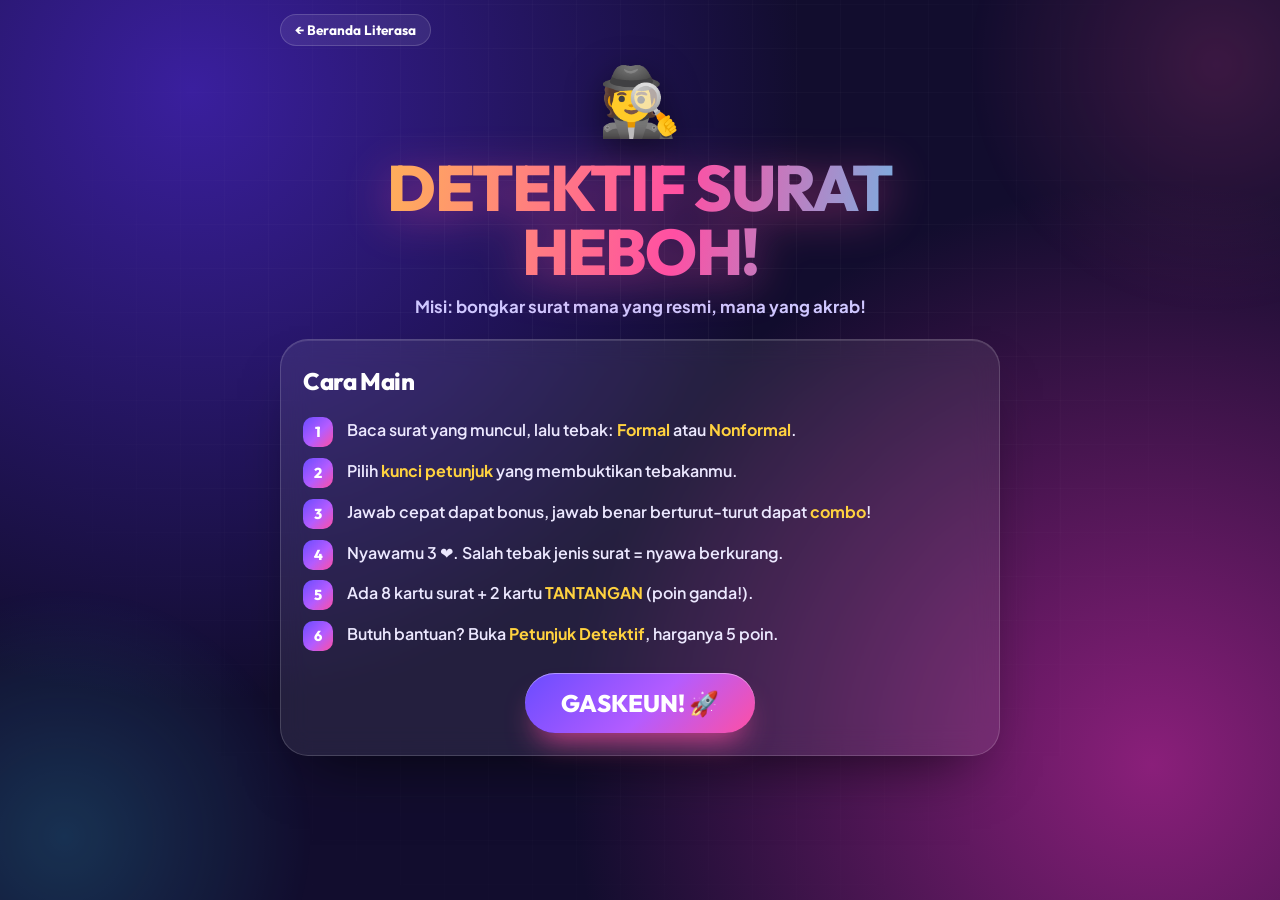
<file: detektif-surat.html>
<!DOCTYPE html>
<html lang="id">
<head>
<meta charset="UTF-8">
<meta name="viewport" content="width=device-width, initial-scale=1">
<title>Detektif Surat Heboh!</title>
<link href="https://fonts.googleapis.com/css2?family=Outfit:wght@500;700;800&family=Plus+Jakarta+Sans:wght@500;700;800&display=swap" rel="stylesheet">
<meta name="theme-color" content="#120d2e">
<link rel="stylesheet" href="literasa.css">
<style>:root{--pink:#ff4fa3;--yel:#ffd23f;--cyan:#35e0ff;--purp:#6a4cff;--ink:#1b1646;--paper:#fffdf6;--ok:#16d19a;--bad:#ff4d6d;--glass:rgba(255,255,255,.08);--gl-b:rgba(255,255,255,.16)}
*{box-sizing:border-box}
body{margin:0;min-height:100vh;font-family:var(--f-b);font-weight:600;color:#fff;padding:14px;position:relative;overflow-x:hidden;
  background:radial-gradient(circle at 15% 10%,#3a1f9e 0,transparent 45%),radial-gradient(circle at 90% 85%,#8a1f7a 0,transparent 42%),#120d2e;background-attachment:fixed}
body::before{content:"";position:fixed;inset:-40px;z-index:-1;pointer-events:none;
  background-image:linear-gradient(rgba(255,255,255,.045) 1px,transparent 1px),linear-gradient(90deg,rgba(255,255,255,.045) 1px,transparent 1px);background-size:44px 44px;
  -webkit-mask:radial-gradient(circle at 50% 40%,#000 0,transparent 75%);mask:radial-gradient(circle at 50% 40%,#000 0,transparent 75%);animation:grid 12s linear infinite}
@keyframes grid{to{transform:translate(44px,44px)}}
.glow{position:fixed;z-index:-1;border-radius:50%;pointer-events:none;width:46vmax;height:46vmax;opacity:.5;will-change:transform}
.glow.a{background:radial-gradient(circle,rgba(53,224,255,.35),transparent 60%);left:-18vmax;bottom:-18vmax;animation:dr1 22s ease-in-out infinite alternate}
.glow.b{background:radial-gradient(circle,rgba(255,79,163,.35),transparent 60%);right:-18vmax;top:-18vmax;animation:dr2 26s ease-in-out infinite alternate}
h1,h2,.big{font-family:var(--f-h);font-weight:800;margin:0}
.wrap{max-width:720px;margin:0 auto}
.screen{display:none}.screen.on{display:block;animation:inn .45s both}
.pop{background:var(--glass);border:1px solid var(--gl-b);border-radius:28px;box-shadow:0 30px 60px -30px rgba(0,0,0,.7),inset 0 1px 0 rgba(255,255,255,.12);backdrop-filter:blur(14px);-webkit-backdrop-filter:blur(14px);padding:22px}
.title{font:800 clamp(2.3rem,9vw,4rem)/1 var(--f-h);letter-spacing:-.03em;text-align:center;margin:12px 0 10px;
  background:linear-gradient(100deg,#ffd23f,#ff4fa3 55%,#35e0ff);-webkit-background-clip:text;background-clip:text;color:transparent;filter:drop-shadow(0 8px 22px rgba(255,79,163,.45));animation:ttl 4s ease-in-out infinite}
@keyframes ttl{50%{transform:translateY(-5px) rotate(-1deg)}}
.sub{text-align:center;color:#cfc7ff;font-weight:700;font-size:1.05rem;margin-bottom:18px}
.dtv{text-align:center;font-size:4.2rem;line-height:1;margin-top:10px;position:relative;height:80px}
.dtv span{display:inline-block;animation:scan 3.6s ease-in-out infinite;filter:drop-shadow(0 12px 18px rgba(0,0,0,.5))}
@keyframes scan{0%,100%{transform:translateX(-46px) rotate(-10deg)}50%{transform:translateX(46px) rotate(10deg)}}
button{font:inherit;font-weight:800;cursor:pointer;position:relative;overflow:hidden;border:0;border-radius:18px;padding:12px 18px;background:var(--yel);color:var(--ink);
  box-shadow:0 12px 20px -10px rgba(255,210,63,.7),inset 0 1px 0 rgba(255,255,255,.5);transition:transform .3s var(--spring),box-shadow .3s,filter .2s}
button:hover:not(:disabled){transform:translateY(-3px) scale(1.02)}
button:active:not(:disabled){transform:scale(.95)}
button:disabled{cursor:default;opacity:.8}
button:focus-visible{outline:3px solid var(--cyan);outline-offset:3px}
.go{font:800 1.5rem var(--f-h);background:var(--g1);color:#fff;display:block;margin:18px auto 0;padding:15px 36px;border-radius:999px;box-shadow:0 18px 30px -12px rgba(255,79,163,.8),inset 0 1px 0 rgba(255,255,255,.4);animation:beat 2s ease-in-out infinite}
@keyframes beat{50%{transform:scale(1.05)}}
.rules{margin:10px 0 0;padding-left:0;line-height:1.55;list-style:none;counter-reset:r}
.rules li{counter-increment:r;position:relative;padding:8px 0 8px 44px;color:#ece8ff}
.rules li::before{content:counter(r);position:absolute;left:0;top:7px;display:grid;place-items:center;width:30px;height:30px;border-radius:10px;background:var(--g1);font:800 .9rem var(--f-h);color:#fff}
.rules b{color:var(--yel)}
.pop h2{font-size:1.5rem;color:#fff}
.hud{display:flex;gap:8px;align-items:center;justify-content:space-between;flex-wrap:wrap;margin-bottom:12px}
.chip{background:var(--glass);border:1px solid var(--gl-b);border-radius:999px;padding:5px 14px;font:800 .92rem var(--f-h);backdrop-filter:blur(8px);transition:.3s}
.chip.combo{background:linear-gradient(135deg,#ffd23f,#ff9f1c);color:var(--ink);border-color:transparent}
.chip.bump{animation:bump .5s var(--spring)}
@keyframes bump{40%{transform:scale(1.28) rotate(-4deg)}}
.bar{height:12px;background:rgba(255,255,255,.12);border-radius:99px;overflow:hidden;margin-bottom:14px}
.bar i{display:block;height:100%;width:100%;background:var(--ok);transform-origin:left;transition:background .3s;border-radius:99px;box-shadow:0 0 16px rgba(22,209,154,.7)}
.tag{display:inline-block;background:var(--g1);color:#fff;border-radius:999px;padding:3px 14px;font:800 .8rem var(--f-h);letter-spacing:.04em;margin-bottom:10px}
.tag.boss{background:linear-gradient(135deg,#ffd23f,#ff7a59);color:var(--ink);animation:beat 1.6s ease-in-out infinite}
.letter{position:relative;background:var(--paper);color:var(--ink);border-radius:18px;padding:18px 18px 18px 22px;font:600 1.1rem/1.6 var(--f-b);transform:rotate(-.6deg);box-shadow:0 24px 36px -20px rgba(0,0,0,.7);animation:drop .55s var(--spring)}
.letter::before{content:"";position:absolute;left:0;top:14px;bottom:14px;width:5px;border-radius:5px;background:var(--g1)}
@keyframes drop{from{transform:translateY(-50px) rotate(7deg);opacity:0}}
.q{font:800 1.3rem var(--f-h);margin:18px 0 12px;color:#fff}
.two{display:grid;grid-template-columns:1fr 1fr;gap:12px}
.two button{font:800 1.2rem var(--f-h);padding:18px 8px;border-radius:20px}
.f{background:linear-gradient(135deg,#ff4fa3,#8a4cff);color:#fff;box-shadow:0 18px 28px -14px rgba(255,79,163,.9),inset 0 1px 0 rgba(255,255,255,.4)}
.n{background:linear-gradient(135deg,#35e0ff,#3b82f6);color:#fff;box-shadow:0 18px 28px -14px rgba(53,224,255,.8),inset 0 1px 0 rgba(255,255,255,.4)}
.opts{display:grid;gap:10px}
.opts button{text-align:left;background:var(--glass);border:1px solid var(--gl-b);color:#fff;font-weight:600;border-radius:18px;box-shadow:none;line-height:1.45;animation:inn .4s both}
.opts button:nth-child(2){animation-delay:.08s}.opts button:nth-child(3){animation-delay:.16s}
.opts button:hover:not(:disabled){background:rgba(255,255,255,.16);border-color:var(--cyan)}
.opts button.right,.right{background:linear-gradient(135deg,#16d19a,#0ea5a0)!important;color:#fff!important;border-color:transparent!important;box-shadow:0 0 0 3px rgba(22,209,154,.35)!important}
.opts button.wrong,.wrong{background:linear-gradient(135deg,#ff4d6d,#d6245a)!important;color:#fff!important;border-color:transparent!important}
.hintbtn{margin-top:16px;font-size:.92rem;padding:9px 16px;background:var(--glass);color:#fff;border:1px solid var(--gl-b);box-shadow:none}
.hint{display:none;margin-top:12px;background:#fff6c7;color:var(--ink);border-radius:18px;padding:12px 16px;line-height:1.55;animation:inn .35s both}
.fb{display:none;margin-top:14px;border-radius:18px;padding:13px 16px;background:rgba(22,209,154,.16);border:1px solid rgba(22,209,154,.55);line-height:1.55;animation:inn .4s both}
.fb.bad{background:rgba(255,77,109,.16);border-color:rgba(255,77,109,.55)}
.next{display:none;margin:16px 0 0 auto;border-radius:999px;padding:12px 26px;background:var(--g1);color:#fff;box-shadow:0 14px 22px -10px rgba(255,79,163,.8)}
.shake{animation:shake .4s}
.score{font:800 5rem/1 var(--f-h);text-align:center;background:linear-gradient(135deg,#ffd23f,#ff4fa3);-webkit-background-clip:text;background-clip:text;color:transparent;animation:pop .8s var(--spring)}
.rank{font:800 2rem var(--f-h);text-align:center;margin:8px 0;animation:bob 2.2s ease-in-out infinite}
#detail{color:#ddd7ff}
.conf{position:fixed;top:-30px;font-size:1.8rem;pointer-events:none;z-index:9;animation:fall 1.8s linear forwards}
@keyframes fall{to{transform:translateY(110vh) rotate(540deg)}}
.homelink{display:none;align-items:center;gap:6px;color:#fff;font:700 .85rem var(--f-h);text-decoration:none;background:var(--glass);border:1px solid var(--gl-b);padding:6px 14px;border-radius:999px;transition:transform .3s var(--spring)}
.homelink:hover{transform:translateX(-3px)}
.homelink{margin-bottom:8px}
@media(max-width:480px){.two{grid-template-columns:1fr}.hud{flex-wrap:nowrap;gap:5px}.chip{padding:4px 9px;font-size:.78rem;white-space:nowrap}}
</style>
</head>
<body data-aurora="off">
<script src="literasa.js"></script>
<i class="glow a"></i><i class="glow b"></i>
<div class="wrap">
<a id="home" class="homelink" href="index.html">← Beranda Literasa</a>

<section id="start" class="screen on">
  <div class="dtv" aria-hidden="true"><span>🕵️</span></div>
  <div class="title">DETEKTIF SURAT HEBOH!</div>
  <div class="sub">Misi: bongkar surat mana yang resmi, mana yang akrab!</div>
  <div class="pop">
    <h2>Cara Main</h2>
    <ol class="rules">
      <li>Baca surat yang muncul, lalu tebak: <b>Formal</b> atau <b>Nonformal</b>.</li>
      <li>Pilih <b>kunci petunjuk</b> yang membuktikan tebakanmu.</li>
      <li>Jawab cepat dapat bonus, jawab benar berturut-turut dapat <b>combo</b>!</li>
      <li>Nyawamu 3 ❤️. Salah tebak jenis surat = nyawa berkurang.</li>
      <li>Ada 8 kartu surat + 2 kartu <b>TANTANGAN</b> (poin ganda!).</li>
      <li>Butuh bantuan? Buka <b>Petunjuk Detektif</b>, harganya 5 poin.</li>
    </ol>
    <button class="go" id="startBtn">GASKEUN! 🚀</button>
  </div>
</section>

<section id="game" class="screen">
  <div class="hud">
    <span class="chip" id="kartu">Kartu 1/10</span>
    <span class="chip" id="nyawa">❤️❤️❤️</span>
    <span class="chip combo" id="combo">Combo x1</span>
    <span class="chip" id="skor">⭐ 0</span>
  </div>
  <div class="bar"><i id="timer"></i></div>
  <div class="pop">
    <span class="tag" id="tag">Kartu 1</span>
    <div class="letter" id="letter"></div>
    <div class="q" id="q1">Surat apakah ini?</div>
    <div class="two" id="pilih">
      <button class="f" data-v="F">🎩 FORMAL</button>
      <button class="n" data-v="N">🎈 NONFORMAL</button>
    </div>
    <div id="step2" style="display:none">
      <div class="q">Mana kunci petunjuknya?</div>
      <div class="opts" id="opts"></div>
    </div>
    <button class="hintbtn" id="hintBtn">🔍 Petunjuk Detektif (-5)</button>
    <div class="hint" id="hint">
      <b>Tiga Petunjuk Detektif:</b><br>
      (1) Kepada siapa surat ini ditulis, dan untuk apa?<br>
      (2) Adakah kop, nomor, lampiran, hal, dan alamat tujuan, atau bentuknya bebas?<br>
      (3) Bagaimana bahasanya: baku dan lugas, atau santai dan akrab?<br>
      <i>Ingat: bahasa yang sopan belum tentu berarti surat formal.</i>
    </div>
    <div class="fb" id="fb"></div>
    <button class="next" id="next">Lanjut ➜</button>
  </div>
</section>

<section id="end" class="screen">
  <div class="title">MISI SELESAI!</div>
  <div class="pop">
    <div class="rank" id="rank"></div>
    <div class="score" id="final"></div>
    <p style="text-align:center" id="detail"></p>
    <button class="go" id="again">MAIN LAGI 🔁</button>
  </div>
</section>

</div>

<script>
const CARDS=[
{t:"Yth. Ibu Wali Kelas VII B di Tempat. Dengan hormat, saya memberitahukan bahwa putri saya, Nadia, belum dapat masuk sekolah karena demam. Terima kasih atas perhatian Ibu.",a:"F",k:"Penerima wali kelas, tujuan memberi tahu dan izin, Yth., “Dengan hormat,”, bahasa baku."},
{t:"Hai, Rani! Kemarin aku nonton pertandingan basket sekolah, seru banget! Minggu depan kita nonton bareng lagi, yuk. Balas ya!",a:"N",k:"Penerima teman, tujuan bercerita dan mengajak, sapaan akrab, bahasa santai."},
{t:"Nomor: 045/SMP1/XI/2026. Lampiran: -. Hal: Undangan rapat wali murid.",a:"F",k:"Ada nomor, lampiran, dan hal yang hanya dimiliki surat formal."},
{t:"Kepada sahabatku Raka, semoga kamu selalu sehat. Terima kasih atas hadiah yang kamu berikan. Aku sangat senang menerimanya.",a:"N",k:"Bahasanya sopan, tetapi penerima sahabat, tujuan ucapan terima kasih pribadi, tanpa kop, nomor, atau hal."},
{t:"Yth. Bapak Wali Kelas. Saya Dimas dari kelas VII A memohon izin mengikuti lomba pidato pada hari Rabu. Terima kasih.",a:"F",k:"Surat singkat tanpa kop, tetapi penerima wali kelas, tujuan izin resmi, bahasa baku."},
{t:"Nenek tersayang, di sini Dimas baik-baik saja. Nenek jangan lupa minum obat, ya. Salam sayang dari Dimas.",a:"N",k:"Penerima nenek, tujuan memberi kabar dan perhatian, sapaan dan salam penutup akrab."},
{t:"Yth. Bapak/Ibu Orang Tua Murid. Sehubungan dengan kegiatan karyawisata, kami memberitahukan bahwa keberangkatan dijadwalkan pukul 06.30 WIB. Demikian pemberitahuan ini kami sampaikan.",a:"F",k:"Penerima orang tua murid, tujuan pemberitahuan resmi, Yth., ungkapan khas formal."},
{t:"Selamat ulang tahun, Dinda! Semoga makin pintar dan sehat selalu. Nanti pulang sekolah kita makan bakso bareng ya!",a:"N",k:"Penerima teman, tujuan ucapan selamat, bahasa akrab."},
{t:"Yth. Kakek dan Nenek di Yogyakarta. Semoga Kakek dan Nenek senantiasa sehat dan dalam lindungan Tuhan. Kami sekeluarga di sini baik-baik saja. Salam hormat dari cucumu, Dimas.",a:"N",k:"Bahasanya sangat hormat, tetapi penerima keluarga, tujuan memberi kabar, dan tidak ada nomor, lampiran, hal.",boss:1},
{t:"Selamat siang, Bu. Saya Dimas dari kelas VII A. Saya mohon izin tidak mengikuti pelajaran hari ini karena ada kegiatan keluarga. Terima kasih, Bu. (dikirim melalui surel kepada guru)",a:"F",k:"Walaupun tanpa kop atau nomor, penerima guru, tujuan izin resmi, dan bahasa baku serta hormat.",boss:1}
];
const $=id=>document.getElementById(id);
if(top===self)$("home").style.display="inline-flex";
let order,i,skor,nyawa,combo,benar,kunciBenar,locked,tLeft,tick,tipeOK,hinted,audio;

function beep(f,d=.12,type="square"){try{audio=audio||new (window.AudioContext||window.webkitAudioContext)();
const o=audio.createOscillator(),g=audio.createGain();o.type=type;o.frequency.value=f;g.gain.value=.08;
o.connect(g);g.connect(audio.destination);o.start();o.stop(audio.currentTime+d)}catch(e){}}
function confetti(n=24){const e=["🎉","⭐","💥","✨","🎈","🔥"];for(let k=0;k<n;k++){const s=document.createElement("span");
s.className="conf";s.textContent=e[k%e.length];s.style.left=Math.random()*100+"vw";s.style.animationDelay=Math.random()*.5+"s";
document.body.appendChild(s);setTimeout(()=>s.remove(),2600)}}
function show(id){document.querySelectorAll(".screen").forEach(s=>s.classList.toggle("on",s.id===id))}
function shuffle(a){return a.map(v=>[Math.random(),v]).sort((x,y)=>x[0]-y[0]).map(x=>x[1])}

function start(){
  const reg=shuffle(CARDS.filter(c=>!c.boss)),boss=CARDS.filter(c=>c.boss);
  order=[...reg,...boss];i=0;skor=0;nyawa=3;combo=0;benar=0;lastC=1;lastS=0;lastN=3;show("game");load();
}
let lastC=1,lastS=0,lastN=3;
function bump(id){const e=$(id);e.classList.remove("bump");void e.offsetWidth;e.classList.add("bump")}
function hud(){$("kartu").textContent="Kartu "+(i+1)+"/"+order.length;$("nyawa").textContent="❤️".repeat(nyawa)+"🖤".repeat(3-nyawa);
const cb=Math.max(1,combo);$("combo").textContent=(combo>=3?"🔥 ":"")+"Combo x"+cb;$("skor").textContent="⭐ "+skor;
if(cb!==lastC&&cb>1)bump("combo");if(skor>lastS)bump("skor");if(nyawa<lastN)bump("nyawa");lastC=cb;lastS=skor;lastN=nyawa}
function load(){
  const c=order[i];locked=false;tipeOK=false;hinted=false;
  $("tag").textContent=c.boss?"👑 KARTU TANTANGAN (poin x2)":"Kartu surat";$("tag").className="tag"+(c.boss?" boss":"");
  const l=$("letter");l.textContent=c.t;l.style.animation="none";l.offsetHeight;l.style.animation="";
  $("pilih").style.display="grid";$("q1").style.display="block";$("step2").style.display="none";
  $("fb").style.display="none";$("fb").className="fb";$("next").style.display="none";
  $("hint").style.display="none";$("hintBtn").style.display="inline-block";
  document.querySelectorAll("#pilih button").forEach(b=>b.disabled=false);
  hud();startTimer(20);
}
function startTimer(s){clearInterval(tick);tLeft=s;const bar=$("timer").style;bar.transform="scaleX(1)";bar.background="var(--ok)";
  tick=setInterval(()=>{tLeft-=.1;bar.transform="scaleX("+Math.max(0,tLeft/s)+")";
  if(tLeft<s*.3)bar.background="var(--bad)";if(tLeft<=0){clearInterval(tick);timeUp()}},100)}
function timeUp(){if(locked)return;if(!tipeOK){salahTipe(true)}else{pilihKunci(null)}}
function bonus(){return Math.round(Math.max(0,tLeft)/2)}

function pilihTipe(v){
  if(locked)return;const c=order[i];clearInterval(tick);
  if(v===c.a){tipeOK=true;beep(660);beep(880,.15);
    skor+=(10+bonus())*(c.boss?2:1);combo++;if(combo>=3)confetti(10);hud();
    $("pilih").style.display="none";$("q1").style.display="none";
    const pool=shuffle(CARDS.filter(x=>x!==c));
    const opp=pool.find(x=>x.a!==c.a),same=pool.find(x=>x.a===c.a&&x!==opp);
    const opts=shuffle([c,opp,same||pool[0]]);
    $("opts").innerHTML="";
    opts.forEach(o=>{const b=document.createElement("button");b.textContent=o.k;b.onclick=()=>pilihKunci(o===c?true:false,b);$("opts").appendChild(b)});
    $("step2").style.display="block";startTimer(20);
  }else salahTipe(false);
}
function salahTipe(habis){
  locked=true;const c=order[i];beep(150,.3,"sawtooth");nyawa--;combo=0;hud();
  document.querySelectorAll("#pilih button").forEach(b=>{b.disabled=true;if(b.dataset.v===c.a)b.classList.add("right")});
  $("letter").classList.add("shake");setTimeout(()=>$("letter").classList.remove("shake"),400);
  fin((habis?"⏰ Waktu habis! ":"💥 Oops, belum tepat! ")+"Ini surat <b>"+(c.a==="F"?"FORMAL":"NONFORMAL")+"</b>.<br>🔑 "+c.k,true);
}
function pilihKunci(ok,btn){
  if(locked)return;locked=true;clearInterval(tick);const c=order[i];
  document.querySelectorAll("#opts button").forEach(b=>{b.disabled=true;if(b.textContent===c.k)b.classList.add("right")});
  if(ok){benar++;skor+=(10+bonus())*(c.boss?2:1);beep(988,.2);confetti(14);if(window.Lit&&btn)Lit.burst(btn,10);
    fin("🎯 Detektif jenius! Tebakan dan kuncinya cocok.<br>🔑 "+c.k,false)}
  else{if(btn)btn.classList.add("wrong");combo=0;beep(200,.25,"sawtooth");
    fin("😅 Jenis suratnya benar, tapi kuncinya meleset.<br>🔑 "+c.k,true)}
}
function fin(html,bad){
  skor=Math.max(0,skor);hud();$("hintBtn").style.display="none";$("hint").style.display="none";
  const f=$("fb");f.innerHTML=html;f.className="fb"+(bad?" bad":"");f.style.display="block";
  const last=i===order.length-1||nyawa<=0;$("next").textContent=last?"Lihat hasil 🏆":"Lanjut ➜";$("next").style.display="block";$("next").focus();
}
function next(){if(nyawa<=0||i>=order.length-1){return end()}i++;load()}
function end(){
  clearInterval(tick);show("end");const maks=order.length;
  try{if(parent!==window)parent.postMessage({literasa:'game',k:'l4',s:benar,n:maks},'*')}catch(e){}
  const r=nyawa<=0?["🥲 Detektif Magang","Jangan menyerah, coba lagi!"]:skor>=330?["👑 Detektif Legendaris","Surat apa pun, kamu bongkar!"]:skor>=220?["🕵️ Detektif Handal","Mantap, tinggal asah sedikit lagi!"]:["🔍 Detektif Pemula","Baca lagi kop, nomor, dan bahasanya!"];
  $("rank").textContent=r[0];$("final").textContent=skor;
  $("detail").innerHTML=r[1]+"<br>Kunci tepat: <b>"+benar+"</b> dari "+(i+1)+" kartu dimainkan. Sisa nyawa: "+"❤️".repeat(nyawa);
  if(nyawa>0)confetti(40);
}
$("startBtn").onclick=start;$("again").onclick=start;$("next").onclick=next;
document.querySelectorAll("#pilih button").forEach(b=>b.onclick=()=>pilihTipe(b.dataset.v));
$("hintBtn").onclick=()=>{if(hinted||locked)return;hinted=true;skor=Math.max(0,skor-5);hud();$("hint").style.display="block"};
</script>
</body>
</html>
</file>
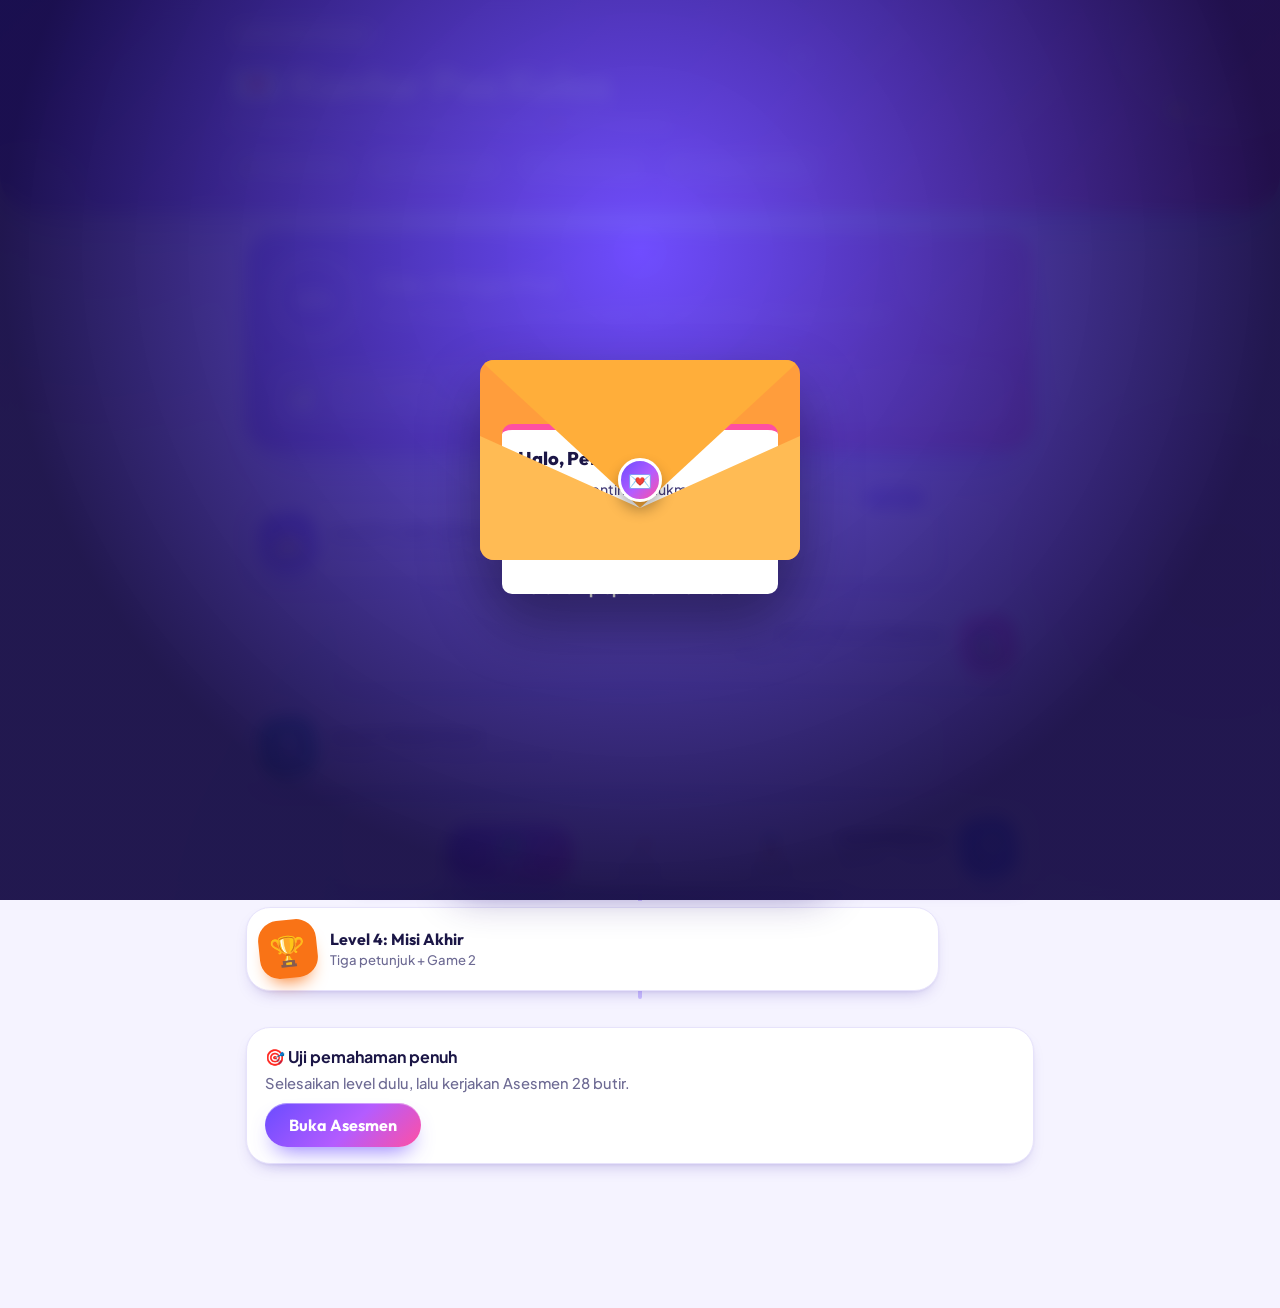
<file: surat.html>
<!DOCTYPE html>
<html lang="id"><head><meta charset="utf-8">
<meta name="viewport" content="width=device-width, initial-scale=1">
<link rel="manifest" href="manifest.json"><meta name="theme-color" content="#6a4cff"><link rel="apple-touch-icon" href="icon-192.png"><meta name="mobile-web-app-capable" content="yes"><meta name="apple-mobile-web-app-capable" content="yes">
<title>Kantor Pos Kelas | Literasa</title>
<link rel="preconnect" href="https://fonts.googleapis.com"><link href="https://fonts.googleapis.com/css2?family=Outfit:wght@500;700;800&family=Plus+Jakarta+Sans:wght@400;500;700&display=swap" rel="stylesheet">
<link rel="stylesheet" href="literasa.css">
<style>
/* ===== Kantor Pos Kelas — tampilan baru ===== */
body{padding-bottom:0}
h2{font:800 1.5rem/1.15 var(--f-h);margin:8px 0 6px}h3{font:700 1.05rem var(--f-h);margin:18px 0 6px}
p{margin:.5em 0}.mut{color:var(--mut);font-size:.92rem}
a{color:var(--v);font-weight:700}

/* ---- header ---- */
header{position:relative;overflow:hidden;color:#fff;background:var(--g1);border-radius:0 0 36px 36px;
  padding:18px max(20px,calc((100% - 820px)/2)) 26px;box-shadow:0 26px 44px -26px rgba(106,76,255,.85)}
header::before,header::after{content:"";position:absolute;border-radius:50%;background:rgba(255,255,255,.13);pointer-events:none}
header::before{width:240px;height:240px;right:-70px;top:-100px;animation:float 9s ease-in-out infinite}
header::after{width:130px;height:130px;left:-40px;bottom:-60px;animation:float 11s ease-in-out -4s infinite}
header>*{position:relative;z-index:1}
.back{display:inline-flex;align-items:center;gap:6px;background:rgba(255,255,255,.2);backdrop-filter:blur(6px);color:#fff;text-decoration:none;
  font:700 .85rem var(--f-h);padding:6px 14px;border-radius:999px;transition:transform .3s var(--spring),background .2s}
.back:hover{background:rgba(255,255,255,.32);transform:translateX(-3px)}
header h1{margin:14px 0 2px;font:800 clamp(1.9rem,7vw,2.7rem)/1.05 var(--f-h);letter-spacing:-.03em;color:#fff}
header h1 em{font-style:normal;display:inline-block;animation:wig 3s ease-in-out infinite;transform-origin:70% 80%}
@keyframes wig{0%,60%,100%{transform:rotate(0)}70%{transform:rotate(-14deg) scale(1.15)}80%{transform:rotate(10deg) scale(1.15)}90%{transform:rotate(-6deg)}}
header p{margin:0 0 14px;color:#f4ecff;font-weight:500}
.plane{position:absolute!important;top:16px;font-size:1.6rem;animation:fly 10s linear infinite;z-index:0!important;opacity:.9}
@keyframes fly{from{left:-12%;transform:translateY(0) rotate(8deg)}50%{transform:translateY(18px) rotate(-4deg)}to{left:108%;transform:translateY(-6px) rotate(8deg)}}
.fl{position:absolute!important;font-size:1.3rem;opacity:.75;animation:float 6s ease-in-out infinite;z-index:0!important}
.st{display:flex;gap:8px;flex-wrap:wrap}
.stamp{display:flex;align-items:center;gap:6px;padding:5px 12px 5px 6px;border-radius:999px;background:rgba(255,255,255,.16);border:1px solid rgba(255,255,255,.28);
  font:700 .74rem var(--f-h);color:#e9dfff;transition:.4s var(--spring)}
.stamp i{font-style:normal;display:grid;place-items:center;width:24px;height:24px;border-radius:50%;background:rgba(255,255,255,.2);font-size:.9rem;filter:grayscale(1);opacity:.7}
.stamp.on{background:#fff;color:var(--ink);border-color:#fff;box-shadow:0 8px 16px -8px rgba(0,0,0,.4);animation:pop .6s var(--spring)}
.stamp.on i{background:var(--g3);filter:none;opacity:1}

main{max-width:820px;margin:0 auto;padding:20px 16px 130px}
section{display:none}section.a{display:block;animation:inn .45s both}

/* ---- kartu & akordeon ---- */
.card{background:#fff;border:1px solid var(--line);border-radius:24px;padding:16px 18px;margin:14px 0;box-shadow:var(--sh-s)}
details{background:#fff;border:1px solid var(--line);border-radius:22px;margin:12px 0;padding:0 18px 1px;box-shadow:var(--sh-s);overflow:hidden;transition:box-shadow .3s,border-color .3s}
details[open]{box-shadow:var(--sh);border-color:#d9d0ff}
summary{list-style:none;cursor:pointer;font:700 1.02rem var(--f-h);margin:0 -18px;padding:15px 18px;display:flex;justify-content:space-between;align-items:center;gap:12px;transition:background .2s}
summary:hover{background:var(--tint)}
summary::-webkit-details-marker{display:none}
summary::after{content:"";flex:none;width:9px;height:9px;border-right:3px solid var(--v);border-bottom:3px solid var(--v);transform:rotate(45deg);margin:-4px 4px 0 0;transition:transform .35s var(--spring)}
details[open]>summary::after{transform:rotate(-135deg);margin-top:4px}
details[open]>*:not(summary){animation:inn .4s both}
details .card{background:var(--bg);box-shadow:none}

/* ---- tabel ---- */
.tw{overflow-x:auto;border:1px solid var(--line);border-radius:18px;margin:12px 0;background:#fff}
table{border-collapse:separate;border-spacing:0;width:100%;font-size:.9rem}
th,td{padding:9px 12px;text-align:left;vertical-align:top;border-top:1px solid var(--line)}
tr:first-child th{border-top:0}
th{background:var(--tint);color:var(--v);font:800 .8rem var(--f-h);letter-spacing:.03em}
tr:not(:first-child):hover td{background:#faf8ff}
ul,ol{padding-left:1.3em}li{margin:.3em 0}
.fig{width:100%;border:1px solid var(--line);border-radius:18px;background:#fff;box-shadow:var(--sh-s)}

/* ---- kuis ---- */
.q{counter-reset:o;background:#fff;border:1px solid var(--line);border-radius:22px;padding:16px;margin:14px 0;box-shadow:var(--sh-s)}
.q>p:first-child{margin:0 0 12px;font-size:1.02rem}
.q>p:first-child>b:first-child{display:inline-grid;place-items:center;min-width:30px;height:30px;padding:0 6px;border-radius:10px;background:var(--g1);color:#fff;margin-right:8px;font:800 .85rem var(--f-h)}
.o{counter-increment:o;appearance:none;display:flex;align-items:center;gap:12px;width:100%;text-align:left;margin:8px 0;padding:11px 14px;
  border:2px solid var(--line);border-radius:16px;background:#fff;color:var(--ink);font:600 .96rem/1.4 var(--f-b);cursor:pointer;position:relative;overflow:hidden;
  transition:transform .25s var(--spring),border-color .2s,background .2s,box-shadow .2s}
.o::before{content:counter(o,upper-alpha);flex:none;display:grid;place-items:center;width:30px;height:30px;border-radius:50%;background:var(--tint);color:var(--v);font:800 .82rem var(--f-h);transition:.3s var(--spring)}
.o:hover:not(:disabled){border-color:var(--v2);transform:translateX(4px);background:#faf8ff}
.o:active:not(:disabled){transform:scale(.98)}
.o.s{border-color:var(--v);background:var(--tint)}.o.s::before{background:var(--v);color:#fff}
.o.ok{border-color:var(--ok);background:#e3faf1;animation:pop .5s var(--spring)}.o.ok::before{content:"✓";background:var(--ok);color:#fff}
.o.no{border-color:var(--bad);background:#ffe9ed;animation:shake .45s}.o.no::before{content:"✕";background:var(--bad);color:#fff}
.o:disabled{cursor:default}
.ex{font-size:.9rem;color:var(--ink2);margin:8px 0 0;padding:0}.ex:not(:empty){background:var(--tint);border-radius:14px;padding:9px 13px;animation:inn .4s both}
.res{background:var(--g1);color:#fff;border-radius:22px;padding:16px 18px;margin:14px 0;box-shadow:0 18px 30px -18px rgba(106,76,255,.9);animation:pop .6s var(--spring)}
.res .btn{background:#fff;color:var(--v);margin-left:10px;padding:7px 16px;font-size:.85rem;box-shadow:none}

/* ---- form ---- */
input,textarea{width:100%;padding:11px 14px;margin:6px 0;border:2px solid var(--line);border-radius:16px;font:500 1rem var(--f-b);background:#fff;color:var(--ink);transition:border-color .2s,box-shadow .2s}
input:focus,textarea:focus{outline:0;border-color:var(--v);box-shadow:0 0 0 4px rgba(106,76,255,.15)}

/* ---- dok navigasi bawah ---- */
#nav{display:none}
.bn{position:fixed;left:50%;bottom:max(12px,env(safe-area-inset-bottom,0px));transform:translateX(-50%);z-index:9;display:flex;gap:4px;width:min(92vw,400px);padding:6px;
  background:rgba(255,255,255,.82);backdrop-filter:blur(16px);-webkit-backdrop-filter:blur(16px);border:1px solid var(--line);border-radius:28px;box-shadow:0 20px 40px -14px rgba(40,20,120,.45)}
.bn button{flex:1;border:0;background:transparent;border-radius:22px;font:700 .74rem var(--f-h);color:var(--mut);padding:7px 0 6px;cursor:pointer;transition:background .3s,color .3s,transform .3s var(--spring)}
.bn button span{display:block;font-size:1.35rem;transition:transform .4s var(--spring)}
.bn button.a{background:var(--g1);color:#fff;box-shadow:0 10px 18px -8px rgba(106,76,255,.8)}
.bn button.a span{transform:translateY(-2px) scale(1.2) rotate(-6deg)}
.bn button:active{transform:scale(.92)}

/* ---- peta belajar (beranda) ---- */
.hero-card{position:relative;overflow:hidden;color:#fff;background:var(--g1);border-radius:30px;padding:22px;display:grid;grid-template-columns:auto 1fr;gap:18px;align-items:center;box-shadow:0 28px 44px -26px rgba(106,76,255,.95)}
.hero-card::before{content:"";position:absolute;width:200px;height:200px;border-radius:50%;background:rgba(255,255,255,.12);right:-60px;top:-80px;animation:float 8s ease-in-out infinite}
.hero-card h2{color:#fff;margin:0;font-size:1.35rem}.hero-card p{margin:4px 0 0;color:#f4ecff;font-size:.95rem}
.hero-card>*{position:relative}
.rw{position:relative;width:92px;height:92px}
.ring{position:absolute;inset:0;border-radius:50%;background:conic-gradient(#ffd75e calc(var(--p)*1%),rgba(255,255,255,.28) 0);transition:--p 1.3s cubic-bezier(.3,.8,.3,1);
  -webkit-mask:radial-gradient(farthest-side,transparent calc(100% - 11px),#000 calc(100% - 10px));mask:radial-gradient(farthest-side,transparent calc(100% - 11px),#000 calc(100% - 10px))}
.rw b{position:absolute;inset:0;display:grid;place-items:center;font:800 1.35rem var(--f-h)}
.bub{grid-column:1/-1;display:flex;gap:12px;align-items:center;background:rgba(255,255,255,.17);border:1px solid rgba(255,255,255,.25);border-radius:20px;padding:10px 14px;font-size:.92rem;line-height:1.45}
.bub .av{font-size:1.9rem;animation:bob 2s ease-in-out infinite}.bub b{display:block;font:700 .78rem var(--f-h);color:#ffe9a3;letter-spacing:.02em}

.path{position:relative;margin:26px 0 12px;padding:4px 0}
.path::before{content:"";position:absolute;left:50%;top:14px;bottom:14px;width:4px;margin-left:-2px;border-radius:4px;
  background:repeating-linear-gradient(#b9a9ff 0 10px,transparent 10px 20px);background-size:4px 20px;animation:flow 1.2s linear infinite;opacity:.7}
@keyframes flow{to{background-position:0 20px}}
.nd{--c:#6a4cff;position:relative;display:flex;align-items:center;gap:13px;width:88%;margin:18px 0;background:#fff;border:1px solid var(--line);border-radius:24px;box-shadow:var(--sh-s);
  padding:12px 16px 12px 12px;cursor:pointer;text-align:left;font:inherit;color:var(--ink);transition:transform .35s var(--spring),box-shadow .3s}
.nd:nth-child(even){margin-left:auto;flex-direction:row-reverse;text-align:right}
.nd:nth-child(1){--c:#6a4cff}.nd:nth-child(2){--c:#ff4fa3}.nd:nth-child(3){--c:#0ea5a0}.nd:nth-child(4){--c:#3b82f6}.nd:nth-child(5){--c:#f97316}
.nd:hover{transform:translateY(-5px) rotate(-.8deg);box-shadow:var(--sh)}
.nd:nth-child(even):hover{transform:translateY(-5px) rotate(.8deg)}
.nd .ic{flex:none;width:58px;height:58px;border-radius:20px;display:grid;place-items:center;font-size:1.8rem;background:var(--c);box-shadow:0 12px 18px -10px var(--c);transform:rotate(-6deg);transition:transform .4s var(--spring)}
.nd:hover .ic{transform:rotate(6deg) scale(1.1)}
.nd .tx{flex:1;min-width:0}.nd .tx b{display:block;font:700 1rem/1.25 var(--f-h)}.nd small{display:block;color:var(--mut);font-size:.82rem;line-height:1.35;margin-top:2px}
.nd.done{background:#f1fcf8;border-color:#bdeedd}.nd.done .ic{background:var(--ok);animation:pop .6s var(--spring)}
.nd.cur{border-color:var(--c);animation:pulse 2s ease-out infinite}
.nd.cur::after{content:"Lanjut ▸";position:absolute;top:-11px;right:14px;background:var(--c);color:#fff;font:800 .68rem var(--f-h);padding:3px 10px;border-radius:999px;animation:bob 1.6s ease-in-out infinite}
.nd:nth-child(even).cur::after{right:auto;left:14px}
@keyframes pulse{0%{box-shadow:0 0 0 0 color-mix(in srgb,var(--c) 45%,transparent),var(--sh-s)}80%,100%{box-shadow:0 0 0 18px transparent,var(--sh-s)}}

/* ---- level ---- */
.lb{position:relative;overflow:hidden;border-radius:30px;padding:22px 22px 20px;margin:12px 0 14px;color:#fff;box-shadow:var(--sh)}
.lb::before,.lb::after{content:"";position:absolute;border-radius:50%;background:rgba(255,255,255,.15);pointer-events:none}
.lb::before{width:170px;height:170px;right:-46px;top:-64px;animation:float 8s ease-in-out infinite}
.lb::after{width:90px;height:90px;right:64px;bottom:-44px;animation:float 10s ease-in-out -3s infinite}
.lb .bg{display:inline-block;font-size:2.5rem;line-height:1;animation:bob 2s ease-in-out infinite}
.lb h2{margin:6px 0 0!important;color:#fff}.lb p{position:relative;max-width:30em}
.stp{display:flex;gap:4px;margin:14px 0;padding:5px;background:#fff;border:1px solid var(--line);border-radius:999px;box-shadow:var(--sh-s)}
.stp button{flex:1;border:0;background:transparent;border-radius:999px;font:700 .82rem var(--f-h);padding:10px 4px;color:var(--mut);cursor:pointer;transition:background .3s,color .3s,transform .3s var(--spring)}
.stp button:active{transform:scale(.94)}
.stp .a{background:var(--g1);color:#fff;box-shadow:0 10px 16px -8px rgba(106,76,255,.8)}
.stp .dn{color:var(--ok)}.stp .dn::before{content:"✓ "}
.pn{display:none}.pn.a{display:block;animation:inn .4s both}
.nx{margin:26px 0;text-align:center}.nx .btn{padding:14px 28px}
.nx .btn::after{content:"";}
.btn.sm{box-shadow:0 8px 14px -8px rgba(106,76,255,.8)}

/* ---- lencana ---- */
.g4{display:grid;grid-template-columns:1fr 1fr;gap:12px}
.bd{position:relative;overflow:hidden;text-align:center;background:#fff;border:1px solid var(--line);border-radius:26px;padding:20px 10px 16px;box-shadow:var(--sh-s)}
.bd .md{display:grid;place-items:center;width:72px;height:72px;margin:0 auto 8px;border-radius:50%;font-size:2.1rem;background:var(--tint);filter:grayscale(1);opacity:.6}
.bd b{display:block;font:800 1rem var(--f-h)}.bd small{display:block;color:var(--mut);font-size:.8rem;margin-top:3px;line-height:1.35}
.bd.on{border-color:#ffd978;background:linear-gradient(180deg,#fffbe9,#fff)}
.bd.on .md{background:var(--g3);filter:none;opacity:1;box-shadow:0 14px 22px -10px #ff9f1c,0 0 0 6px #ffe9a8;animation:pop .7s var(--spring)}
.bd.on::after{content:"";position:absolute;top:0;bottom:0;width:40%;background:linear-gradient(90deg,transparent,rgba(255,255,255,.85),transparent);animation:shine 3.4s ease-in-out infinite}
.lock{display:inline-block;font-size:.9rem}

/* ---- amplop pembuka ---- */
#ov{position:fixed;inset:0;z-index:100;background:radial-gradient(circle at 50% 28%,rgba(106,76,255,.9),rgba(22,12,70,.95) 70%);backdrop-filter:blur(8px);display:none;place-items:center;padding:20px}
#ov.on{display:grid;animation:inn .3s both}
.evw{text-align:center;color:#fff;margin-top:110px}.evw #oh{font:700 1rem var(--f-h);animation:bob 1.6s ease-in-out infinite}
.ev{position:relative;width:min(320px,84vw);height:200px;margin:0 auto 18px;cursor:pointer;perspective:900px;filter:drop-shadow(0 30px 30px rgba(0,0,0,.4))}
.ev>div{position:absolute}.ev .bk{inset:0;background:#ff9d3c;border-radius:14px}
.ev .lt{left:7%;right:7%;top:64px;height:170px;background:#fff;border-radius:10px;padding:16px;color:var(--ink);transition:transform .8s .45s var(--spring);z-index:2;overflow:hidden;text-align:left;border-top:6px solid var(--pink)}
.ev .lt b{font:800 1.15rem var(--f-h)}.ev .lt p{font-size:.88rem;margin:6px 0;color:var(--ink2)}
.ev .fr{inset:0;background:#ffbb54;border-radius:14px;clip-path:polygon(0 38%,50% 74%,100% 38%,100% 100%,0 100%);z-index:3}
.ev .fl2{left:0;right:0;top:0;height:148px;background:#ffae3a;clip-path:polygon(0 0,100% 0,50% 100%);transform-origin:top;transition:transform .55s;z-index:4;border-radius:14px 14px 0 0}
.ev .sl{left:calc(50% - 22px);top:98px;width:44px;height:44px;border-radius:50%;background:var(--g1);border:3px solid #fff;display:grid;place-items:center;z-index:5;transition:opacity .3s;font-size:1.2rem;box-shadow:0 8px 14px rgba(0,0,0,.3)}
.ev.open .fl2{transform:rotateX(180deg);z-index:1}.ev.open .sl{opacity:0}.ev.open .lt{transform:translateY(-162px)}
.ev:not(.open){animation:bob 1.6s ease-in-out infinite}
#ob{visibility:hidden}.ev.open~#ob{visibility:visible;animation:pop .6s var(--spring)}

/* ---- stempel lencana baru ---- */
.sg{position:fixed;inset:0;z-index:98;display:grid;place-items:center;pointer-events:none}
.sg div{background:#fff;border-radius:28px;padding:20px 34px;text-align:center;font:800 1.5rem var(--f-h);color:var(--ink);box-shadow:0 0 0 6px #ffd978,0 40px 60px -20px rgba(0,0,0,.5);animation:slam .55s var(--spring) both,out .4s 2.1s forwards}
.sg small{display:inline-block;background:var(--g1);color:#fff;border-radius:999px;padding:2px 14px;font:800 .7rem var(--f-h);letter-spacing:.1em;margin-bottom:6px}
.sg span{display:block;font-size:2.6rem;margin-bottom:2px}
@keyframes slam{from{transform:scale(2.6) rotate(-24deg);opacity:0}to{transform:scale(1) rotate(-4deg);opacity:1}}@keyframes out{to{opacity:0;transform:scale(.9) translateY(-20px)}}

/* ---- game layar penuh ---- */
#gm{position:fixed;inset:0;z-index:120;background:#120d2e;display:none;flex-direction:column}
#gm.on{display:flex;animation:sheet .45s var(--spring) both}
@keyframes sheet{from{transform:translateY(60px);opacity:0}}
#gm .gb{display:flex;align-items:center;gap:10px;padding:10px 14px;color:#fff;font:700 1rem var(--f-h)}
#gm .gb b{flex:1;min-width:0;overflow:hidden;text-overflow:ellipsis;white-space:nowrap}
#gm .gb .btn{background:rgba(255,255,255,.16);box-shadow:none}
#gm iframe{flex:1;border:0;width:100%;background:#fff}
.gcard{text-align:center;background:linear-gradient(160deg,#fff,#f4efff)}.gcard .big{font-size:2.8rem;line-height:1.2;animation:bob 2.4s ease-in-out infinite}
.gcard .btn{margin-top:12px;font-size:1.05rem;padding:14px 26px}
@media(max-width:480px){.nd{width:94%}.hero-card{grid-template-columns:1fr;justify-items:start}.rw{width:84px;height:84px}}
</style></head><body>
<script src="literasa.js"></script>
<header><span class="plane" aria-hidden="true">✈️</span><span class="fl" style="left:62%;top:40px;animation-delay:-2s" aria-hidden="true">✉️</span><span class="fl" style="right:7%;top:92px;animation-delay:-4s" aria-hidden="true">⭐</span><a class="back" href="index.html">← Beranda Literasa</a><h1><em>💌</em> Kantor Pos Kelas</h1><p>Petualangan Surat Formal dan Nonformal ✨ SMP Kelas VII</p><div class="st" id="stamps"></div></header>
<nav id="nav"></nav>
<div id="gm" role="dialog" aria-modal="true" aria-label="Game"><div class="gb"><b id="gt"></b><button class="btn sm" id="gx">✕ Tutup</button></div><iframe id="gf" title="Game" allow="autoplay"></iframe></div>
<div id="ov"><div class="evw"><div class="ev" id="ev"><div class="bk"></div><div class="lt"><b id="ot"></b><p id="ox"></p></div><div class="fr"></div><div class="fl2"></div><div class="sl">💌</div></div><p id="oh">Ketuk amplop untuk membuka ✉️</p><button class="btn" id="ob">Masuk</button></div></div>
<main>
<section id="home"></section>
<section id="peta"></section>
<section id="materi"></section>
<section id="bedah"></section>
<section id="latihan"></section>
<section id="pilah"></section>
<section id="misi"></section>
<section id="asesmen"></section>
<section id="lencana"></section>
</main>
<script>
const $=s=>document.querySelector(s);
let P={};try{P=JSON.parse(localStorage.getItem('kps')||'{}')}catch(e){}
const save=()=>{try{localStorage.setItem('kps',JSON.stringify(P))}catch(e){}};
const tb=(h,r)=>'<div class="tw"><table><tr>'+h.map(x=>'<th>'+x+'</th>').join('')+'</tr>'+r.map(a=>'<tr>'+a.map(x=>'<td>'+x+'</td>').join('')+'</tr>').join('')+'</table></div>';
const FN=['Formal','Nonformal'];
const BADGES=[['l1','Detektif Muda'],['l2','Ahli Bedah Surat'],['l3','Detektif Bahasa'],['l4','Petugas Pos Teladan']];

/* ===== MESIN KUIS ===== */
function quiz(el,items,fb,done){
  el.innerHTML='';const ans=[];let fin=false;
  const qs=items.map((it,i)=>{
    const d=document.createElement('div');d.className='q';d.innerHTML='<p><b>'+(i+1)+'.</b> '+it[0]+'</p>';
    it[1].forEach((t,j)=>{const b=document.createElement('button');b.className='o';b.textContent=t;
      b.onclick=()=>{if(d.dataset.l)return;ans[i]=j;d.querySelectorAll('.o').forEach(x=>x.classList.remove('s'));b.classList.add('s');if(fb)rev(i);upd()};d.append(b)});
    const e=document.createElement('p');e.className='ex';d.append(e);el.append(d);return d});
  function rev(i){const d=qs[i],it=items[i];d.dataset.l=1;if(fb&&ans[i]==it[2])Lit.burst(d.querySelectorAll('.o')[it[2]],9);
    d.querySelectorAll('.o').forEach((b,j)=>{if(j==it[2])b.classList.add('ok');else if(j==ans[i])b.classList.add('no')});
    if(it[3])d.querySelector('.ex').textContent=(ans[i]==it[2]?'Benar. ':'Belum tepat. ')+it[3]}
  Lit.reveal(el);
  const bar=document.createElement('div');el.append(bar);
  const go=document.createElement('button');go.className='btn';go.textContent='Periksa jawaban';go.disabled=true;
  if(!fb)bar.append(go);
  function upd(){const all=items.every((_,i)=>ans[i]!==undefined);go.disabled=!all;if(fb&&all)finish()}
  go.onclick=()=>{items.forEach((_,i)=>rev(i));finish()};
  function finish(){if(fin)return;fin=true;go.remove();
    const s=items.filter((it,i)=>ans[i]==it[2]).length;
    const r=document.createElement('div');r.className='res';r.innerHTML='<b>Skor: '+s+' dari '+items.length+'</b> ';
    const rb=document.createElement('button');rb.className='btn';rb.textContent='Ulangi';rb.onclick=()=>quiz(el,items,fb,done);r.append(rb);bar.append(r);
    done&&done(s,items.length)}
}
const award=(k,s,n)=>{const old=P[k]||0,v=Math.max(old,Math.round(100*s/n));P[k]=v;save();stamps();if(100*s/n>=75){confetti();if(old<75)stampPop(k)}};
const BIC=['🕵️','🔬','🔎','🏆'];
function stamps(){if(window.renderL)renderL();if(window.renderH)renderH();$('#stamps').innerHTML=BADGES.map((b,i)=>'<div class="stamp'+((P[b[0]]||0)>=75?' on':'')+'"><i>'+BIC[i]+'</i>'+b[1]+'</div>').join('')}

/* ===== DATA ===== */
const MATERI=[
['M1 Apa sih surat itu?','<p>Surat adalah sarana komunikasi tertulis untuk menyampaikan maksud, informasi, atau perasaan kepada orang atau lembaga lain. Fungsinya: menyampaikan pesan kepada pihak yang jauh, menjadi bukti tertulis, menjadi arsip, dan menjaga hubungan baik.</p>'+tb(['Tujuan','Contoh situasi'],[['Memberi kabar','Bercerita liburan kepada sahabat atau nenek'],['Memberitahukan','Sekolah memberi tahu jadwal kegiatan kepada orang tua'],['Memohon','Murid memohon izin tidak masuk; OSIS memohon izin memakai aula'],['Mengundang','Sekolah mengundang wali murid rapat; undangan ulang tahun'],['Menyampaikan perasaan','Ucapan terima kasih, selamat, atau rindu']])+'<p class="mut">Jeda Detektif: tulis pengertian surat dengan kalimatmu sendiri dan dua tujuan surat.</p>'],
['M2 Jenis surat: formal dan nonformal','<p>Jenis surat ditentukan oleh penerima dan tujuannya. Kesopanan bukan penentu, sebab surat nonformal pun harus santun.</p>'+tb(['Aspek','Formal','Nonformal'],[['Penerima','Lembaga atau orang yang dihormati (kepala sekolah, wali kelas, wali murid)','Teman, sahabat, keluarga'],['Tujuan','Izin, permohonan, pemberitahuan, undangan resmi','Kabar, cerita, ucapan, undangan santai'],['Struktur','Lengkap: kop, nomor, lampiran, hal, alamat tujuan, dst.','Sederhana dan bebas'],['Bahasa','Baku, lugas, sangat hormat','Santai dan akrab, tidak kasar']])],
['M3 Struktur surat formal (10 unsur)','<p>Pahami lewat fungsinya: apa akibatnya bila bagian itu hilang?</p>'+tb(['No','Unsur','Fungsi','Jika hilang'],[[1,'Kop surat','Identitas lembaga pengirim','Tidak tahu surat dari lembaga mana'],[2,'Nomor surat','Penanda urutan arsip','Sulit dicari dan diarsipkan'],[3,'Lampiran','Jumlah berkas yang dikirim (“-” bila tidak ada)','Tidak tahu ada berkas yang harus diperiksa'],[4,'Hal (perihal)','Pokok isi dalam satu frasa','Harus membaca semuanya dulu'],[5,'Tempat dan tanggal','Tempat dan waktu surat dibuat','Batas waktu menjadi kabur'],[6,'Alamat tujuan','Kepada siapa surat ditujukan','Tidak jelas siapa yang menanggapi'],[7,'Salam pembuka','Sapaan hormat','Surat terasa tiba-tiba'],[8,'Isi surat','Pembuka, rincian, penutup','Maksud tidak tersampaikan'],[9,'Salam penutup','Penutup yang hormat','Surat berhenti mendadak'],[10,'Tanda tangan dan nama terang','Pengesahan dan identitas','Surat tidak sah, penulis tidak diketahui']])],
['M4 Struktur surat nonformal (7 unsur)','<p>Bentuknya bebas, tetapi tiap bagian tetap punya fungsi.</p>'+tb(['No','Unsur','Contoh','Jika hilang'],[[1,'Tempat dan tanggal','Bandung, 9 November 2026','Tidak tahu kapan ditulis'],[2,'Salam pembuka','Halo, Dinda!','Terasa dingin dan tiba-tiba'],[3,'Pembuka isi','Apa kabar? Semoga sehat, ya.','Kurang ramah'],[4,'Isi surat','Aku mau cerita, kelasku juara satu.','Tidak ada pesan'],[5,'Penutup isi','Kabari aku ya kalau bisa datang.','Tidak tahu yang diharapkan'],[6,'Salam penutup','Salam sayang,','Berhenti mendadak'],[7,'Nama pengirim','Rani','Tidak tahu penulisnya']])],
['M5 Membandingkan struktur (Kembar tapi beda)','<p><b>Ada pada kedua jenis:</b> tempat dan tanggal, salam pembuka, isi surat, salam penutup, nama pengirim.</p><p><b>Hanya pada surat formal:</b> kop surat (bila dari lembaga), nomor surat, lampiran, hal, alamat tujuan.</p>'],
['M6 Kaidah kebahasaan surat','<p>Lima aspek: ragam bahasa, kata sapaan, pilihan kata dan kalimat, kesantunan, ejaan (EBI Edisi V).</p>'+tb(['Aspek','Formal','Nonformal'],[['Ragam','Baku, lugas. “Saya memohon izin tidak mengikuti pelajaran.”','Santai, akrab. “Aku nggak bisa masuk sekolah, ya.”'],['Sapaan','Yth., Bapak/Ibu, Saudara; saya/kami','Nama panggilan, kamu, kakak; aku'],['Pilihan kata','sehubungan dengan, mohon, berkenan, demikian','ya, yuk, nih dipakai wajar'],['Kesantunan','Sangat hormat: mohon, terima kasih','Tetap sopan, tidak mengejek'],['Ejaan','Kapital, kata depan, tanda baca benar','Aturan sama']])+tb(['Akrab','Baku','Akrab','Baku'],[['nggak','tidak','banget','sekali'],['gimana','bagaimana','cuma','hanya'],['udah','sudah','bilang','mengatakan'],['bikin','membuat','kasih tahu','memberi tahu']])+tb(['Keliru','Benar'],[['dirumah','di rumah'],['silahkan','silakan'],['terimakasih; ijin','terima kasih; izin'],['hari sabtu, 14 november 2026','hari Sabtu, 14 November 2026'],['pukul 08.00 wib','pukul 08.00 WIB'],['Dengan hormat.','Dengan hormat,'],['yth. bapak kepala sekolah','Yth. Bapak Kepala Sekolah']])],
['M7 Tiga Petunjuk Detektif','<ol><li><b>Kepada siapa dan untuk apa?</b> Lembaga atau orang yang dihormati dengan urusan resmi (formal), atau teman dan keluarga dengan urusan pribadi (nonformal).</li><li><b>Bagaimana strukturnya?</b> Ada kop, nomor, lampiran, hal, alamat tujuan (formal), atau bebas diawali tanggal dan sapaan akrab (nonformal).</li><li><b>Bagaimana bahasanya?</b> Baku, lugas, sangat hormat (formal), atau santai dan akrab tetapi santun (nonformal).</li></ol>'],
['M8 Anggapan keliru yang perlu diluruskan','<ul><li>“Surat nonformal boleh asal-asalan.” Yang benar: lebih akrab, tetapi tetap jelas dan santun.</li><li>“Surat yang sopan pasti formal.” Yang benar: jenis ditentukan penerima, tujuan, dan struktur.</li><li>“Surat formal harus panjang dan berkata sulit.” Yang benar: jelas, lengkap, ringkas, baku.</li><li>“Semua surat formal pakai kop.” Yang benar: kop untuk lembaga; surat perseorangan biasanya tanpa kop.</li><li>“Bagian surat cukup dihafal urutannya.” Yang benar: pahami fungsinya.</li></ul><p class="mut">Jeda Detektif: jelaskan ulang satu pelurusan dengan bahasamu sendiri memakai “karena ...”.</p>'],
['Contoh surat formal utuh','<div class="card"><b>OSIS SMP NEGERI 1 CONTOH</b><br>Jalan Pendidikan No. 10, Contoh<br>Nomor: 012/OSIS/XI/2026<br>Lampiran: 1 berkas<br>Hal: Permohonan izin penggunaan aula<br>Contoh, 9 November 2026<br><br>Yth. Kepala SMP Negeri 1 Contoh<br>di Tempat<br><br>Dengan hormat,<br>Sehubungan dengan rencana kegiatan bakti sosial OSIS, kami memohon izin menggunakan aula sekolah pada Sabtu, 21 November 2026, pukul 08.00 sampai 12.00 WIB. Kegiatan tersebut diikuti oleh seluruh pengurus OSIS dan perwakilan tiap kelas. Demikian surat permohonan ini kami sampaikan. Atas perhatian dan izin Bapak, kami mengucapkan terima kasih.<br><br>Hormat kami,<br>Ketua OSIS<br>Raka Pratama</div><h3>Isi surat formal: tiga bagian</h3>'+tb(['Bagian','Fungsi','Contoh'],[['Pembuka','Latar belakang atau alasan surat','Sehubungan dengan rencana kegiatan bakti sosial OSIS, ...'],['Rincian','Apa, kapan, di mana, untuk apa','... memohon izin menggunakan aula pada Sabtu, 21 November 2026 ...'],['Penutup','Harapan dan terima kasih','Atas perhatian dan izin Bapak, kami mengucapkan terima kasih.']])],
['Contoh surat nonformal utuh','<div class="card">Bandung, 9 November 2026<br><br>Halo, Dinda!<br>Apa kabar? Semoga kamu sehat dan selalu semangat, ya.<br>Aku mau cerita, kelasku kemarin juara satu lomba kebersihan. Senang sekali rasanya! Minggu depan main ke rumahku, yuk, nanti kuceritakan seru-serunya.<br>Kabari aku ya kalau kamu bisa datang.<br><br>Salam sayang,<br>Rani</div>'],
['Ungkapan khas surat formal','<ul><li><b>Yth.</b> (Yang terhormat) pada alamat tujuan.</li><li><b>Dengan hormat,</b> salam pembuka; <b>Hormat kami,</b> atau <b>Hormat saya,</b> salam penutup.</li><li><b>Sehubungan dengan ...</b> membuka latar belakang.</li><li><b>mohon</b>, <b>memohon</b>, <b>berkenan</b> menyatakan permintaan dengan hormat.</li><li><b>Demikian surat ini kami sampaikan. Atas perhatian Bapak/Ibu, kami mengucapkan terima kasih.</b> sebagai penutup isi.</li></ul>'],
['Mengenali jenis surat dari situasinya',tb(['Situasi','Jenis','Petunjuk penentu'],[['Murid memberi tahu wali kelas bahwa ia sakit dan tidak masuk sekolah','Formal','Penerima wali kelas; izin resmi'],['Murid menceritakan lomba kepada sahabat yang pindah kota','Nonformal','Penerima sahabat; memberi kabar'],['OSIS meminta izin memakai aula kepada kepala sekolah','Formal','Penerima kepala sekolah; permohonan resmi'],['Murid mengundang teman ke ulang tahunnya','Nonformal','Penerima teman; undangan pribadi'],['Sekolah mengundang wali murid menghadiri rapat','Formal','Penerima wali murid; undangan resmi']])]
];
const KILAT=[['Surat izin tidak masuk sekolah untuk wali kelas paling tepat dibuka dengan ...',['Hai, Bu Guru!','Yth. Ibu Wali Kelas, Dengan hormat,','Bu, dengerin ya.','Halo, wali kelasku!'],1,'Surat resmi memakai Yth. dan “Dengan hormat,”.'],
['Kalimat yang paling cocok untuk surat kepada sahabat yang pindah kota ...',['Aku kangen, nih. Kapan kamu main ke sini?','Bersama surat ini kami memohon kehadiran Saudara.','Atas perhatian Bapak, kami mengucapkan terima kasih.','Demikian surat ini kami sampaikan.'],0,'Sahabat berarti bahasa akrab.'],
['Bagian surat yang memberi tahu siapa penulisnya ...',['Salam pembuka','Tempat dan tanggal','Nama pengirim','Alamat tujuan'],2,'Nama pengirim menunjukkan identitas penulis.']];
const L1=[['Surat A: “Yth. Bapak Kepala SMP ... Dengan hormat, ... memohon izin tidak mengikuti pelajaran ... Hormat saya, Siti.” Surat ini formal atau nonformal?',FN,0,'Penerima kepala sekolah, tujuan izin resmi, bahasa baku.'],
['Pasangan penerima dan tujuan yang tepat untuk surat nonformal adalah ...',['Kepala sekolah, permohonan izin','Wali murid, undangan rapat resmi','Sahabat, bercerita tentang liburan','Ketua RW, pemberitahuan'],2,'Nonformal: teman atau keluarga dengan urusan pribadi.'],
['Tujuan menulis surat yang termasuk “menyampaikan perasaan” adalah ...',['Mengucapkan terima kasih kepada teman','Memohon izin memakai aula','Memberi tahu jadwal rapat','Mengajukan permohonan'],0,'Terima kasih, selamat, dan rindu adalah perasaan.'],
['Surat dari OSIS kepada kepala sekolah untuk meminjam aula termasuk surat ...',FN,0,'Penerima kepala sekolah, tujuan permohonan resmi.']];
const L2=[['Bagian yang menunjukkan identitas lembaga pengirim adalah ...',['Kop surat','Hal','Lampiran','Salam pembuka'],0,'Kop memuat nama dan alamat lembaga.'],
['Jika surat formal tidak memuat tempat dan tanggal, akibatnya ...',['Penerima tidak tahu siapa pengirim','Waktu surat dibuat dan batas waktu menjadi kabur','Isi tidak terbaca','Surat menjadi nonformal'],1,'Fungsi tanggal adalah penanda waktu.'],
['Unsur yang HANYA ada pada surat formal adalah ...',['Salam penutup','Nama pengirim','Nomor surat dan hal','Tempat dan tanggal'],2,'Kop, nomor, lampiran, hal, dan alamat tujuan hanya milik surat formal.'],
['“Apa kabar? Semoga kamu sehat, ya.” pada surat nonformal adalah ...',['Salam penutup','Pembuka isi','Penutup isi','Nama pengirim'],1,'Mengawali isi dengan menanyakan kabar.']];
const L3=[['“Saya memohon izin tidak mengikuti pelajaran.” memakai ragam ...',['Baku','Akrab','Kasar','Daerah'],0,'Kata memohon, tidak, mengikuti bersifat baku.'],
['Padanan baku dari “gimana” dan “banget” adalah ...',['bagaimana, sekali','bagai mana, banyak','gemana, amat','bagaimana, nian'],0,''],
['Penulisan yang benar adalah ...',['Rapat dirumah Ketua RW hari sabtu.','Rapat di rumah Ketua RW pada hari Sabtu.','Rapat di rumah Ketua RW hari sabtu.','Rapat dirumah Ketua RW pada hari Sabtu.'],1,'“di” tempat dipisah; nama hari berhuruf kapital.'],
['Penulisan yang benar adalah ...',['Kami mohon ijin dan terimakasih.','Kami mohon izin dan terima kasih.','Kami mohon izin dan terimakasih.','Kami mohon ijin dan terima kasih.'],1,'Bentuk baku: izin, terima kasih.']];
const L4=[['Surat sopan kepada sahabat untuk berterima kasih, tanpa kop dan nomor, termasuk ...',['Formal karena sopan','Nonformal karena penerima sahabat dan tidak ada kop atau nomor','Formal karena ada ucapan terima kasih','Tidak dapat ditentukan'],1,'Kesopanan bukan penentu jenis surat.'],
['Pernyataan yang benar tentang surat formal ...',['Semua memakai kop','Harus panjang dan berkata sulit','Kop dipakai lembaga; surat perseorangan biasanya tanpa kop','Tidak perlu bahasa baku'],2,''],
['Petunjuk pertama dari Tiga Petunjuk Detektif adalah ...',['Panjang surat','Kepada siapa dan untuk apa surat ditulis','Warna kertas','Jumlah paragraf'],1,'']];
const KALIMAT=[['Yth. Bapak Kepala Sekolah',0,'Kata sapaan hormat'],['Gimana kabarmu? Aku kangen banget nih.',1,'Ragam akrab: gimana, banget, nih'],['Atas perhatian Bapak/Ibu, kami mengucapkan terima kasih.',0,'Kesantunan formal'],['Datang ya, aku tunggu!',1,'Kalimat pendek dan akrab'],['Sehubungan dengan rencana kegiatan bakti sosial, kami memohon izin menggunakan aula.',0,'Pilihan kata resmi: sehubungan dengan, memohon; kalimat lengkap'],['Halo, Dinda!',1,'Kata sapaan akrab'],['Saya tidak dapat mengikuti pelajaran karena sakit.',0,'Ragam baku: tidak dapat, mengikuti'],['Aku nggak bisa masuk, ya, soalnya lagi sakit.',1,'Ragam akrab: nggak, soalnya, lagi'],['Demikian surat ini kami sampaikan.',0,'Ungkapan penutup khas surat formal'],['Cepat sembuh ya, jangan lupa istirahat.',1,'Ungkapan perhatian akrab; kalimat bebas']].map(k=>['Kalimat ini cocok untuk surat ...<br><i>“'+k[0]+'”</i>',FN,k[1],'Petunjuk: '+k[2]+'.']);
const MISI=[['Yth. Ibu Wali Kelas VII B di Tempat. Dengan hormat, saya memberitahukan bahwa putri saya, Nadia, belum dapat masuk sekolah karena demam. Terima kasih atas perhatian Ibu.',0,'Penerima wali kelas, tujuan memberi tahu dan izin; Yth., “Dengan hormat,”; bahasa baku.'],
['Hai, Rani! Kemarin aku nonton pertandingan basket sekolah, seru banget! Minggu depan kita nonton bareng lagi, yuk. Balas ya!',1,'Penerima teman; sapaan akrab; bahasa santai.'],
['Nomor: 045/SMP1/XI/2026. Lampiran: -. Hal: Undangan rapat wali murid.',0,'Nomor, lampiran, dan hal hanya dimiliki surat formal.'],
['Kepada sahabatku Raka, semoga kamu selalu sehat. Terima kasih atas hadiah yang kamu berikan. Aku sangat senang menerimanya.',1,'Mengecoh: sopan, tetapi penerima sahabat, tujuan pribadi, tanpa kop, nomor, hal.'],
['Yth. Bapak Wali Kelas. Saya Dimas dari kelas VII A memohon izin mengikuti lomba pidato pada hari Rabu. Terima kasih.',0,'Mengecoh: tanpa kop karena perseorangan, tetapi penerima wali kelas, izin resmi, bahasa baku.'],
['Nenek tersayang, di sini Dimas baik-baik saja. Nenek jangan lupa minum obat, ya. Salam sayang dari Dimas.',1,'Penerima nenek; kabar dan perhatian; salam penutup akrab.'],
['Yth. Bapak/Ibu Orang Tua Murid. Sehubungan dengan kegiatan karyawisata, kami memberitahukan bahwa keberangkatan dijadwalkan pukul 06.30 WIB. Demikian pemberitahuan ini kami sampaikan.',0,'Penerima orang tua murid; pemberitahuan resmi; ungkapan khas formal.'],
['Selamat ulang tahun, Dinda! Semoga makin pintar dan sehat selalu. Nanti pulang sekolah kita makan bakso bareng ya!',1,'Penerima teman; ucapan selamat; bahasa akrab.'],
['Tantangan 1: Yth. Kakek dan Nenek di Yogyakarta. Semoga Kakek dan Nenek senantiasa sehat dan dalam lindungan Tuhan. Kami sekeluarga di sini baik-baik saja. Salam hormat dari cucumu, Dimas.',1,'Bahasanya sangat hormat, tetapi penerima keluarga, tujuan memberi kabar, tanpa nomor, lampiran, hal.'],
['Tantangan 2: Selamat siang, Bu. Saya Dimas dari kelas VII A. Saya mohon izin tidak mengikuti pelajaran hari ini karena ada kegiatan keluarga. Terima kasih, Bu. (dikirim lewat surel kepada guru)',0,'Tanpa kop atau nomor, tetapi penerima guru, izin resmi, bahasa baku dan hormat.']].map(m=>['Tentukan jenis surat: <i>“'+m[0]+'”</i>',FN,m[1],m[2]]);
const SF=['Kop surat','Nomor surat','Lampiran','Hal (perihal)','Tempat dan tanggal','Alamat tujuan','Salam pembuka','Salam penutup','Tanda tangan dan nama terang'];
const SN=['Tempat dan tanggal','Salam pembuka','Pembuka isi','Isi surat','Penutup isi','Salam penutup','Nama pengirim'];
const CO=['Ragam bahasa baku','Ragam bahasa akrab','Kata sapaan hormat','Ungkapan santun'];

/* ===== TAMPILAN ===== */
const TABS=[['peta','Peta'],['materi','Materi'],['bedah','Bedah Surat'],['latihan','Latihan'],['pilah','Pilah Kalimat'],['misi','Misi Akhir'],['asesmen','Asesmen'],['lencana','Lencana']];
function show(id){document.querySelectorAll('section').forEach(s=>s.classList.toggle('a',s.id==id));document.querySelectorAll('nav button,.bn button').forEach(b=>b.classList.toggle('a',b.dataset.t==id));scrollTo(0,0)}
$('#nav').innerHTML=TABS.map(t=>'<button data-t="'+t[0]+'">'+t[1]+'</button>').join('');
document.querySelectorAll('nav button').forEach(b=>b.onclick=()=>show(b.dataset.t));

const lv=(t,d,go,b)=>'<div class="card lv"><b>'+t+'</b><br><span class="mut">'+d+'</span><br>'+(go?'<button class="btn" style="margin-top:6px" onclick="show(\''+go+'\')">Buka</button> ':'')+(b?'<span class="mut">Lencana: '+b+'</span>':'')+'</div>';
$('#peta').innerHTML='<h2>Halo, Petugas Pos Baru!</h2><p>Kantor Pos Kelas kebanjiran surat. Misimu: memahami struktur dan kaidah kebahasaan surat, lalu membedakan surat formal dan nonformal. Selesaikan level secara berurutan dan jawab dengan alasan “karena ...”.</p>'+
lv('Level 0: Loket Selamat Datang','Kuis Kilat di bawah menentukan jalurmu.')+'<div class="card"><b>Tujuan Pembelajaran</b><ol><li>Menjelaskan pengertian, tujuan, dan jenis surat dengan bahasa sendiri.</li><li>Mengidentifikasi struktur surat formal dan nonformal beserta fungsinya.</li><li>Menjelaskan kaidah kebahasaan surat.</li><li>Membedakan surat formal dan nonformal, lalu menyampaikan alasannya dengan santun.</li></ol><b>Aturan Main</b><ol><li>Kerjakan sendiri, boleh melihat karya teman untuk menanggapi.</li><li>Tulis dengan namamu.</li><li>Gunakan bahasa yang santun.</li><li>Selesaikan level secara berurutan.</li><li>Setiap jawaban memakai kata “karena ...”.</li></ol></div><div class="card"><b>Kartu Identitas Petugas</b><input id="nm" placeholder="Nama panggilan petugas pos, mis. Petugas Aji"><input id="kl" placeholder="Surat atau pesan yang pernah kuterima atau kutulis adalah ..."><button class="btn" onclick="saveId()">Simpan kartu</button><div id="idc"></div></div><div class="card"><b>Kuis Kilat</b><div id="kilat"></div><div id="jalur"></div></div>'+
lv('Level 1: Surat Misterius','Dua amplop tertukar! Baca Surat A dan B, lalu tulis dugaanmu di Padlet: Menurutku Surat ... untuk ... karena ...','','Detektif Muda')+'<div class="card"><b>Cocokkan surat dengan amplopnya</b><div id="mis"></div></div>'+
lv('Level 2: Bedah Surat','Materi M1–M5, lalu Latihan 2.','materi','Ahli Bedah Surat')+
lv('Level 3: Detektif Bahasa','Materi M6, Latihan 3, dan game Pilah Kalimat.','pilah','Detektif Bahasa')+
lv('Level 4: Misi Akhir Petugas Pos Surat','Materi M7–M8, lalu tentukan jenis 8 Kartu Surat dan 2 Kartu Tantangan.','misi','Petugas Pos Teladan')+
lv('Uji pemahaman penuh','Lembar Asesmen “Cocokkan dan Kenali” (28 butir).','asesmen')+
'<div class="card"><b>Padlet Kantor Pos Kelas</b><br><a href="https://padlet.com/baguswindu12/surat-formal-dan-nonformal-kelas-vii-s025a0199kj1ukk6yn1o" target="_blank" rel="noopener">Buka papan Padlet</a> untuk menempel bukti dan saling menanggapi.<br><button class="btn" style="margin-top:8px;background:#6b7a88" onclick="if(confirm(\'Hapus semua kemajuan?\')){P={};save();location.reload()}">Reset kemajuan</button></div>';
quiz($('#kilat'),KILAT,true,s=>{P.jalur=s>=2?'Mahir':'Bimbingan';save();stamps();$('#jalur').innerHTML='<div class="res">Jalurmu: <b>Jalur '+P.jalur+'</b>.'+(P.jalur=='Bimbingan'?'<br>Kartu petunjuk: (1) Kepada siapa dan untuk apa surat ditulis? (2) Adakah kop, nomor, lampiran, hal, alamat tujuan, atau bebas? (3) Bahasanya baku atau akrab? Ingat: bahasa sopan belum tentu formal.':'<br>Kamu siap menghadapi Kartu Tantangan di Misi Akhir.')+'</div>'});

$('#materi').innerHTML='<h2>Materi Surat</h2><details open><summary>🔍 Bedah Surat: lihat contoh bernomor</summary><p class="mut">Pelajari nomor dan fungsinya, lalu uji dirimu di tab Latihan.</p><h3>Surat formal</h3><img class="fig" src="surat-formal.jpg" alt="Contoh surat formal dengan sembilan bagian bernomor"><p class="mut">Catatan: panah nomor 6 menunjuk alamat tujuan (Yth. ...). Salam pembuka surat ini adalah “Dengan hormat,”.</p><h3>Surat nonformal</h3><img class="fig" src="surat-nonformal.jpg" alt="Contoh surat nonformal dengan tujuh bagian bernomor"></details>'+'<p class="mut">Buka satu per satu. Pahami fungsi tiap bagian, jangan menghafal urutan.</p>'+MATERI.map(m=>'<details><summary>'+m[0]+'</summary>'+m[1]+'</details>').join('');

$('#latihan').innerHTML='<h2>Petualangan Surat: Latihan</h2><details open><summary>Latihan 1: Pengertian, tujuan, dan jenis surat</summary><div id="l1"></div></details><details><summary>Latihan 2: Struktur surat</summary><div id="l2"></div></details><details><summary>Latihan 3: Kaidah kebahasaan</summary><div id="l3"></div></details><details><summary>Latihan 4: Membedakan jenis surat</summary><div id="l4"></div></details>';
[['l1',L1],['l2',L2],['l3',L3],['l4',L4]].forEach(a=>quiz($('#'+a[0]),a[1],true,(s,n)=>award(a[0],s,n)));

$('#pilah').innerHTML='<h2>Game 1: Ayo Jadi Jagoan Surat</h2><p>Susun bagian surat di kertas kosong, lalu beri nama tiap bagiannya. Pilih surat formal atau nonformal. Selesaikan sampai tamat untuk merebut lencana Detektif Bahasa.</p><div class="card gcard"><div class="big">✉️🐥📬</div><b>Seret, taruh, periksa!</b><br><span class="mut">Dua halaman permainan: susun surat, lalu beri nama bagiannya.</span><br><button class="btn" onclick="openGame(\'ayo-bermain.html\',\'Ayo Jadi Jagoan Surat\')">🎮 Mainkan Game 1</button></div>';
$('#misi').innerHTML='<h2>Game 2: Detektif Surat Heboh</h2><p>Tentukan jenis tiap surat dan temukan kunci petunjuknya. Ada 8 Kartu Surat dan 2 Kartu Tantangan. Raih minimal 8 kunci tepat untuk lencana Petugas Pos Teladan. Setelah ini, sampaikan alasan Kartu Pilihanmu di Padlet (rekam suara, tulisan, atau peta konsep).</p><div class="card gcard"><div class="big">🕵️💌🚀</div><b>Nyawa 3, waktu terbatas, combo menanti!</b><br><span class="mut">Jawab cepat untuk bonus, jawab benar berturut-turut untuk combo.</span><br><button class="btn" onclick="openGame(\'detektif-surat.html\',\'Detektif Surat Heboh\')">🎮 Mainkan Game 2</button></div>';
$('#asesmen').innerHTML='<h2>Asesmen “Cocokkan dan Kenali”</h2><div class="card"><b>📝 Asesmen ada di halaman sendiri</b><p>28 butir (A = 6, B = 7, C = 5, D = 10). Jawaban dan nilaimu langsung dikirim ke guru, jadi <b>internet harus menyala</b> saat mengerjakan. Materi dan permainan lain tetap bisa dipakai tanpa internet.</p><button class="btn" onclick="location.href=\'asesmen.html\'">Buka halaman Asesmen</button></div>';

const SF10=SF.slice(0,7).concat(['Isi surat'],SF.slice(7));
const mk=(pre,L,rows)=>rows.map((x,i)=>[pre+' ['+(i+1)+']: <i>“'+x[0]+'”</i> adalah ...',L,i,'Fungsi: '+x[1]]);
const b1=mk('Surat Bedah 1 (formal), bagian',SF10,[['SMP NEGERI 1 CONTOH, Jalan Pendidikan No. 10, Contoh','menunjukkan lembaga pengirim.'],['Nomor: 045/SMP1/XI/2026','penanda urutan arsip.'],['Lampiran: -','jumlah berkas; tanda “-” bila tidak ada.'],['Hal: Undangan rapat wali murid','pokok isi dalam satu frasa.'],['Contoh, 9 November 2026','tempat dan waktu surat dibuat.'],['Yth. Bapak/Ibu Wali Murid Kelas VII di Tempat','kepada siapa surat ditujukan.'],['Dengan hormat,','sapaan hormat sebelum isi.'],['Sehubungan dengan rencana kegiatan karyawisata, kami mengundang Bapak/Ibu ... kami mengucapkan terima kasih.','maksud surat: pembuka, rincian, penutup.'],['Hormat kami, Kepala SMP Negeri 1 Contoh','penutup yang hormat.'],['(tanda tangan) Hendra Wibowo, S.Pd.','pengesahan dan identitas pengirim.']]);
const b2=mk('Surat Bedah 2 (nonformal), bagian',SN,[['Semarang, 9 November 2026','tempat dan waktu surat ditulis.'],['Halo, Kak Laras!','sapaan akrab.'],['Apa kabar, Kak? Semoga Kakak sehat dan lancar kuliahnya, ya.','mengawali isi dengan ramah.'],['Aku mau bilang terima kasih untuk buku cerita yang Kakak kirim. ...','inti pesan.'],['Kabari aku ya, Kak, kalau sudah beli tiket pulang.','harapan atau permintaan membalas.'],['Salam sayang,','penutup yang akrab.'],['Tari','identitas pengirim.']]);
const br=[['Surat Rusak: Surat Bedah 1 tanpa “Contoh, 9 November 2026”. Bagian apa yang hilang dan akibatnya?',['Kop surat: penerima tidak tahu pengirimnya','Tempat dan tanggal: waktu surat dibuat dan batas waktu menjadi kabur','Salam penutup: surat berhenti mendadak','Nomor surat: surat tidak punya penomoran'],1,'Tempat dan tanggal menunjukkan kapan surat dibuat.'],
['Surat Rusak (Jalur Mahir): surat tanpa “Hal” dan “Yth. ... di Tempat”. Akibatnya ...',['Penerima tidak tahu pokok isi dan tidak jelas siapa yang harus menanggapi','Surat menjadi nonformal','Hanya tanggal yang kabur','Tidak ada akibat'],0,'Hal menyatakan pokok isi; alamat tujuan menunjukkan penerima.'],
['Kembar tapi beda: lima unsur yang HANYA ada pada surat formal ...',['Kop, nomor, lampiran, hal, alamat tujuan','Tanggal, salam pembuka, isi, salam penutup, nama','Salam pembuka, isi, tanda tangan, tanggal, nomor','Kop, tanggal, isi, nama, hal'],0,'Surat nonformal tidak memerlukan kop, nomor, lampiran, hal, dan alamat tujuan.']];
const MIS=[['Amplop pertama bertuliskan “Untuk Kepala Sekolah”. Surat mana isinya?<br><i>Surat A: “Yth. Bapak Kepala SMP Negeri 1 Contoh di Tempat. Dengan hormat, saya Siti Aulia, murid kelas VII B, memohon izin tidak mengikuti pelajaran pada hari Senin karena sakit. Hormat saya, Siti Aulia.”</i><br><i>Surat B: “Bandung, 9 November 2026. Halo, Bima! Apa kabar? Aku kangen banget nih. ... Salam sayang, Dimas.”</i>',['Surat A','Surat B'],0,'Kepala sekolah: izin resmi, Yth., “Dengan hormat,”, bahasa baku.'],['Amplop kedua bertuliskan “Untuk Bima”. Isinya ...',['Surat A','Surat B'],1,'Bima teman: “Halo, Bima!”, “Salam sayang,”, bahasa akrab.']];
$('#bedah').innerHTML='<h2>Bedah Surat</h2><p>Pelajari contoh bernomor di tab Materi, lalu tentukan nama dan fungsi tiap bagian. Skor minimal 75% untuk lencana Ahli Bedah Surat.</p><details open><summary>Surat Bedah 1 (formal, 10 bagian)</summary><div id="b1"></div></details><details><summary>Surat Bedah 2 (nonformal, 7 bagian)</summary><div id="b2"></div></details><details><summary>Surat Rusak dan Kembar tapi beda</summary><div id="br"></div></details>';
[['b1',b1],['b2',b2],['br',br]].forEach(a=>quiz($('#'+a[0]),a[1],true,(x,n)=>award('l2',x,n)));
quiz($('#mis'),MIS,true,(x,n)=>award('l1',x,n));
function showId(){$('#idc').innerHTML=P.nm?'<div class="res">Petugas <b>'+P.nm.replace(/</g,'&lt;')+'</b>: “Surat atau pesan yang pernah kuterima atau kutulis adalah '+(P.kl||'...').replace(/</g,'&lt;')+'”</div>':''}
function saveId(){P.nm=$('#nm').value.trim();P.kl=$('#kl').value.trim();save();showId()}
$('#nm').value=P.nm||'';$('#kl').value=P.kl||'';showId();

/* ===== GAME (iframe layar penuh) ===== */
let gfx=null;
function openGame(u,t){$('#gt').textContent=t;$('#gf').src=u;$('#gm').classList.add('on');$('#gx').focus()}
function closeGame(){$('#gm').classList.remove('on');$('#gf').src='about:blank';if(gfx){const k=gfx;gfx=null;confetti();stampPop(k)}}
$('#gx').onclick=closeGame;
addEventListener('keydown',e=>{if(e.key==='Escape'&&$('#gm').classList.contains('on'))closeGame()});
addEventListener('message',e=>{const m=e.data;if(e.origin!==location.origin||!m||m.literasa!=='game'||!['l3','l4'].includes(m.k)||!(m.n>0))return;
  const old=P[m.k]||0,v=Math.max(old,Math.round(100*m.s/m.n));P[m.k]=v;save();stamps();if(v>=75&&old<75)gfx=m.k});
const BD=[['l1','Detektif Muda','Level 1: Surat Misterius'],['l2','Ahli Bedah Surat','Level 2: Bedah Surat'],['l3','Detektif Bahasa','Level 3: Kaidah kebahasaan'],['l4','Petugas Pos Teladan','Level 4: Misi Akhir']];
function renderL(){var el=$('#lencana');if(!el)return;var on=document.activeElement&&document.activeElement.tagName=='TEXTAREA';if(on)return;
const MI=['🕵️','🔬','🔎','🏆'];
el.innerHTML='<h2>Ruang Lencana dan Refleksi</h2><div class="g4">'+BD.map((b,i)=>{const o=(P[b[0]]||0)>=75;return '<div class="bd'+(o?' on':'')+'"><div class="md">'+(o?MI[i]:'🔒')+'</div><b>'+b[1]+'</b><small>'+(o?'Diraih ('+P[b[0]]+'%)':b[2]+' (skor 75% untuk meraih)')+'</small></div>'}).join('')+'</div><div class="card"><b>Refleksi</b><p>Satu hal yang berubah dari pemahamanku tentang surat adalah ...</p><textarea id="rf" rows="3"></textarea><p>Bagian yang masih membingungkan bagiku ...</p><textarea id="rg" rows="2"></textarea><button class="btn" onclick="P.rf=$(\'#rf\').value;P.rg=$(\'#rg\').value;save();this.textContent=\'Tersimpan ✓\'">Simpan refleksi</button><p class="mut">Tempel bukti latihan dan refleksimu di kartu Padlet Kantor Pos Kelas.</p></div>';
$('#rf').value=P.rf||'';$('#rg').value=P.rg||'';Lit.reveal(el)}

function confetti(){Lit.confetti(34)}
function renderH(){const ok=k=>(P[k]||0)>=75;
const L=[['peta','🏤','Level 0: Loket Selamat Datang','Kenalan dan tentukan jalurmu',!!P.jalur],['lv1','🕵️','Level 1: Surat Misterius','Pengertian, tujuan, dan jenis surat',ok('l1')],['lv2','🔬','Level 2: Bedah Surat','Struktur surat formal dan nonformal',ok('l2')],['lv3','🔎','Level 3: Detektif Bahasa','Kaidah kebahasaan + Game 1',ok('l3')],['lv4','🏆','Level 4: Misi Akhir','Tiga petunjuk + Game 2',ok('l4')]];
const cur=L.findIndex(x=>!x[4]),n=BADGES.filter(b=>ok(b[0])).length;
$('#home').innerHTML='<div class="hero-card"><div class="rw"><div class="ring" id="ring0" style="--p:0"></div><b id="hn">0/4</b></div><div><h2>Halo, Petugas Pos'+(P.nm?' '+P.nm.replace(/</g,'&lt;'):'')+'!</h2><p>Antar tiap surat ke tujuan yang tepat dan kumpulkan 4 lencana prangko.</p></div><div class="bub"><span class="av">🕊️</span><div><b>Pipi si merpati pos</b>'+TIP[(n+(P.jalur?1:0))%TIP.length]+'</div></div></div><div class="path">'+L.map((x,i)=>'<button class="nd'+(x[4]?' done':i==cur?' cur':'')+'" onclick="go(\''+x[0]+'\')"><span class="ic">'+(x[4]?'✅':x[1])+'</span><span class="tx"><b>'+x[2]+'</b><small>'+x[3]+'</small></span></button>').join('')+'</div><div class="card"><b>🎯 Uji pemahaman penuh</b><br><span class="mut">Selesaikan level dulu, lalu kerjakan Asesmen 28 butir.</span><br><button class="btn" style="margin-top:8px" onclick="location.href=\'asesmen.html\'">Buka Asesmen</button></div>';
requestAnimationFrame(()=>requestAnimationFrame(()=>{const r=$('#ring0');if(r)r.style.setProperty('--p',n*25)}));
Lit.count($('#hn'),n,1100,v=>v+'/4');Lit.reveal($('#home'))}
const main=document.querySelector('main'),d=[...document.querySelectorAll('#materi>details')];
const mat=(...i)=>i.map(k=>d[k+1]),pr=id=>$('#'+id).closest('details');
function lvl(id,ic,t,m,col,steps,nx){const e=document.createElement('section');e.id=id;
e.innerHTML='<button class="btn sm" onclick="show(\'home\')">← Peta</button><div class="lb" style="background:'+col+'"><div class="bg">'+ic+'</div><h2>'+t+'</h2><p style="margin:4px 0 0">'+m+'</p></div><div class="stp">'+steps.map((x,i)=>'<button onclick="sp(\''+id+'\','+i+')">'+x+'</button>').join('')+'</div>'+steps.map((x,i)=>'<div class="pn" id="'+id+i+'"></div>').join('')+'<div class="nx" id="'+id+'n"></div>';
e._s=steps.length;e._n=nx;main.insertBefore(e,$('#asesmen'));sp(id,0)}
function sp(id,i){const e=$('#'+id),k=e._s;e.querySelectorAll('.pn').forEach((p,j)=>p.classList.toggle('a',j==i));e.querySelectorAll('.stp button').forEach((b,j)=>{b.classList.toggle('a',j==i);b.classList.toggle('dn',j<i)});
$('#'+id+'n').innerHTML=i<k-1?'<button class="btn" onclick="sp(\''+id+'\','+(i+1)+')">Lanjut ke langkah '+(i+2)+' →</button>':'<button class="btn" onclick="go(\''+e._n[0]+'\')">'+e._n[1]+'</button>';scrollTo(0,0)}
const put=(id,ns)=>ns.forEach(n=>{if(n.tagName=='DETAILS')n.open=true;$('#'+id).append(n)});
lvl('lv1','🕵️','Level 1: Surat Misterius','Dua amplop tertukar! Pahami dulu apa itu surat dan jenisnya.','linear-gradient(135deg,#6a4cff,#9a6bff)',['📖 Baca dulu','✏️ Coba!'],['lv2','Lanjut ke Level 2 →']);
put('lv10',mat(0,1,11));put('lv11',[$('#mis').parentNode,pr('l1')]);
lvl('lv2','🔬','Level 2: Bedah Surat','Bongkar susunan surat dan temukan fungsi tiap bagian.','linear-gradient(135deg,#ec4899,#f43f5e)',['📖 Baca dulu','✏️ Bedah!'],['lv3','Lanjut ke Level 3 →']);
put('lv20',[d[0]].concat(mat(2,3,4,8,9)));put('lv21',[pr('b1'),pr('b2'),pr('br'),pr('l2')]);
lvl('lv3','🔎','Level 3: Detektif Bahasa','Selidiki ragam bahasa, sapaan, dan ejaan surat.','linear-gradient(135deg,#0d9488,#2563eb)',['📖 Baca dulu','✏️ Latihan','🎮 Game 1'],['lv4','Lanjut ke Level 4 →']);
put('lv30',mat(5,10));put('lv31',[pr('l3')]);put('lv32',[...$('#pilah').children]);
lvl('lv4','🏆','Level 4: Misi Akhir','Kumpulkan semua petunjuk dan antar surat ke tujuan.','linear-gradient(135deg,#f97316,#e11d74)',['📖 Baca dulu','✏️ Latihan','🎮 Game 2'],['asesmen','Ke Asesmen →']);
put('lv40',mat(6,7));put('lv41',[pr('l4')]);put('lv42',[...$('#misi').children]);
['materi','latihan','bedah','pilah','misi'].forEach(i=>$('#'+i).remove());
document.querySelectorAll('#peta .card.lv').forEach(x=>x.remove());
$('#peta').insertAdjacentHTML('afterbegin','<button class="btn" style="padding:5px 14px;font-size:.85rem" onclick="show(\'home\')">← Peta</button>');
$('#peta').insertAdjacentHTML('beforeend','<div style="margin:24px 0;text-align:center"><button class="btn" onclick="go(\'lv1\')">Mulai Level 1 →</button></div>');
const bn=document.createElement('div');bn.className='bn';
bn.innerHTML=[['home','🗺️','Peta'],['asesmen','📝','Asesmen'],['lencana','🏅','Lencana']].map(x=>'<button data-t="'+x[0]+'" onclick="show(\''+x[0]+'\')"><span>'+x[1]+'</span>'+x[2]+'</button>').join('');document.body.append(bn);

const TIP=['Baca dulu materinya, lalu coba latihan. Jangan lupa jawab dengan “karena ...”.','Ingat Tiga Petunjuk Detektif: penerima dan tujuan, struktur, bahasa.','Surat yang sopan belum tentu formal. Lihat penerimanya!','Kop, nomor, lampiran, hal, dan alamat tujuan hanya milik surat formal.','Hebat! Tinggal sedikit lagi, lencana prangko menantimu.'];
const LV={peta:['Level 0: Loket Selamat Datang','Kenalan dulu dengan kantor pos kelas, lalu tentukan jalurmu!'],lv1:['Level 1: Surat Misterius','Dua amplop tertukar! Bantu cocokkan surat dengan penerimanya.'],lv2:['Level 2: Bedah Surat','Bongkar susunan surat dan temukan fungsi tiap bagian.'],lv3:['Level 3: Detektif Bahasa','Selidiki ragam bahasa, sapaan, dan ejaan surat.'],lv4:['Level 4: Misi Akhir','Kumpulkan semua petunjuk dan antar surat ke tujuan!']};
function env(t,x,b,cb){const o=$('#ov'),ev=$('#ev');ev.classList.remove('open');$('#oh').style.display='';$('#ot').textContent=t;$('#ox').textContent=x;$('#ob').textContent=b;o.className='on';
ev.onclick=()=>{if(ev.classList.contains('open'))return;ev.classList.add('open');$('#oh').style.display='none';Lit.burst(ev,16,['💌','✨','⭐','🎉'])};$('#ob').onclick=()=>{o.className='';cb&&cb()}}
function go(id){LV[id]?env(LV[id][0],LV[id][1],'Buka misi',()=>show(id)):show(id)}
function stampPop(k){const b=BADGES.find(x=>x[0]==k),e=document.createElement('div');e.className='sg';e.innerHTML='<div><small>LENCANA BARU</small><span>🏅</span>'+b[1]+'<br><small style="background:var(--ok);margin:6px 0 0">✔ LULUS</small></div>';document.body.append(e);setTimeout(()=>e.remove(),2700)}
let seen=0;try{seen=sessionStorage.getItem('spl')}catch(e){}
if(!seen){try{sessionStorage.setItem('spl',1)}catch(e){}env('Halo, Petugas Pos!','Ada surat penting untukmu! Antar tiap surat ke tujuan yang tepat dan kumpulkan 4 lencana prangko.','Masuk Kantor Pos')}
stamps();show('home');Lit.reveal();
</script><script>if('serviceWorker' in navigator)addEventListener('load',()=>navigator.serviceWorker.register('sw.js').catch(()=>{}))</script>
</body></html>
</file>
<file: literasa.css>
/* ===========================================================
   LITERASA — sistem desain bersama (modern, ramah SMP)
   Dipakai oleh: index, surat, ayo-bermain, detektif-surat
   =========================================================== */
@property --p{syntax:'<number>';inherits:false;initial-value:0}
:root{
  --ink:#1b1646;--ink2:#463f7a;--mut:#6d6a93;
  --bg:#f5f3ff;--card:#fff;--line:#e7e3fb;--tint:#efebff;
  --v:#6a4cff;--v2:#9a6bff;--pink:#ff4fa3;--mint:#14d6a2;--sun:#ffc531;--sky:#35b8ff;--coral:#ff7a59;
  --ok:#0fb582;--bad:#ef4560;
  --g1:linear-gradient(135deg,#6a4cff 0%,#b45cff 55%,#ff4fa3 100%);
  --g2:linear-gradient(135deg,#14d6a2,#35b8ff);
  --g3:linear-gradient(135deg,#ffc531,#ff7a59);
  --sh:0 22px 44px -24px rgba(61,38,170,.5),0 3px 10px rgba(61,38,170,.07);
  --sh-s:0 8px 18px -10px rgba(61,38,170,.4),0 1px 3px rgba(61,38,170,.06);
  --spring:cubic-bezier(.34,1.56,.64,1);
  --f-h:"Outfit","Plus Jakarta Sans",system-ui,sans-serif;
  --f-b:"Plus Jakarta Sans",system-ui,-apple-system,sans-serif;
}
*{box-sizing:border-box}
html{-webkit-text-size-adjust:100%;scroll-behavior:smooth}
body{margin:0;background:var(--bg);color:var(--ink);font:500 16px/1.6 var(--f-b)}
h1,h2,h3{font-family:var(--f-h);letter-spacing:-.015em}
:focus-visible{outline:3px solid var(--sky);outline-offset:3px;border-radius:10px}

/* ---------- latar bergerak (aurora) ---------- */
.aurora{position:fixed;inset:0;z-index:-1;overflow:hidden;pointer-events:none}
.aurora i{position:absolute;display:block;border-radius:50%;width:70vmax;height:70vmax;will-change:transform}
.aurora i:nth-child(1){background:radial-gradient(circle,rgba(154,107,255,.34) 0,transparent 62%);left:-28vmax;top:-30vmax;animation:dr1 28s ease-in-out infinite alternate}
.aurora i:nth-child(2){background:radial-gradient(circle,rgba(255,79,163,.22) 0,transparent 62%);right:-30vmax;top:10vmax;animation:dr2 34s ease-in-out infinite alternate}
.aurora i:nth-child(3){background:radial-gradient(circle,rgba(20,214,162,.22) 0,transparent 62%);left:5vmax;bottom:-38vmax;animation:dr3 38s ease-in-out infinite alternate}
@keyframes dr1{to{transform:translate(18vmax,12vmax) scale(1.15)}}
@keyframes dr2{to{transform:translate(-20vmax,16vmax) scale(.9)}}
@keyframes dr3{to{transform:translate(16vmax,-14vmax) scale(1.2)}}

/* ---------- keyframes umum ---------- */
@keyframes inn{from{opacity:0;transform:translateY(14px)}}
@keyframes pop{0%{transform:scale(.6);opacity:0}60%{transform:scale(1.08)}100%{transform:scale(1);opacity:1}}
@keyframes bob{50%{transform:translateY(-7px)}}
@keyframes float{50%{transform:translate(8px,-16px)}}
@keyframes shake{20%{transform:translateX(-7px)}40%{transform:translateX(6px)}60%{transform:translateX(-4px)}80%{transform:translateX(3px)}}
@keyframes spin{to{transform:rotate(360deg)}}
@keyframes rip{to{transform:scale(1);opacity:0}}
@keyframes shine{from{transform:translateX(-160%) skewX(-20deg)}to{transform:translateX(260%) skewX(-20deg)}}

/* ---------- tombol ---------- */
.btn{appearance:none;border:0;cursor:pointer;position:relative;overflow:hidden;display:inline-block;text-decoration:none;
  font:700 1rem var(--f-h);color:#fff;background:var(--g1);padding:12px 24px;border-radius:999px;
  box-shadow:0 12px 22px -10px rgba(106,76,255,.8),inset 0 1px 0 rgba(255,255,255,.4);
  transition:transform .3s var(--spring),box-shadow .3s}
.btn:hover{transform:translateY(-2px) scale(1.04);box-shadow:0 16px 26px -10px rgba(106,76,255,.85),inset 0 1px 0 rgba(255,255,255,.4)}
.btn:active{transform:scale(.95)}
.btn:disabled{background:#cbc8e2;box-shadow:none;cursor:not-allowed;transform:none}
.btn.sm{padding:7px 16px;font-size:.86rem}
.rip{position:absolute;border-radius:50%;background:rgba(255,255,255,.55);transform:scale(0);animation:rip .65s ease-out forwards;pointer-events:none}

/* ---------- muncul saat digulir ---------- */
.rv{opacity:0;transform:translateY(24px) scale(.97);transition:opacity .6s ease,transform .7s var(--spring)}
.rv.rv-in{opacity:1;transform:none}

/* ---------- konfeti emoji ---------- */
.cf{position:fixed;top:-40px;z-index:300;pointer-events:none;animation:cfall 2.2s cubic-bezier(.3,.1,.6,1) forwards}
@keyframes cfall{to{transform:translate(var(--dx,0),112vh) rotate(560deg)}}

@media(prefers-reduced-motion:reduce){*,*::before,*::after{animation:none!important;transition:none!important;scroll-behavior:auto!important}}
</file>
